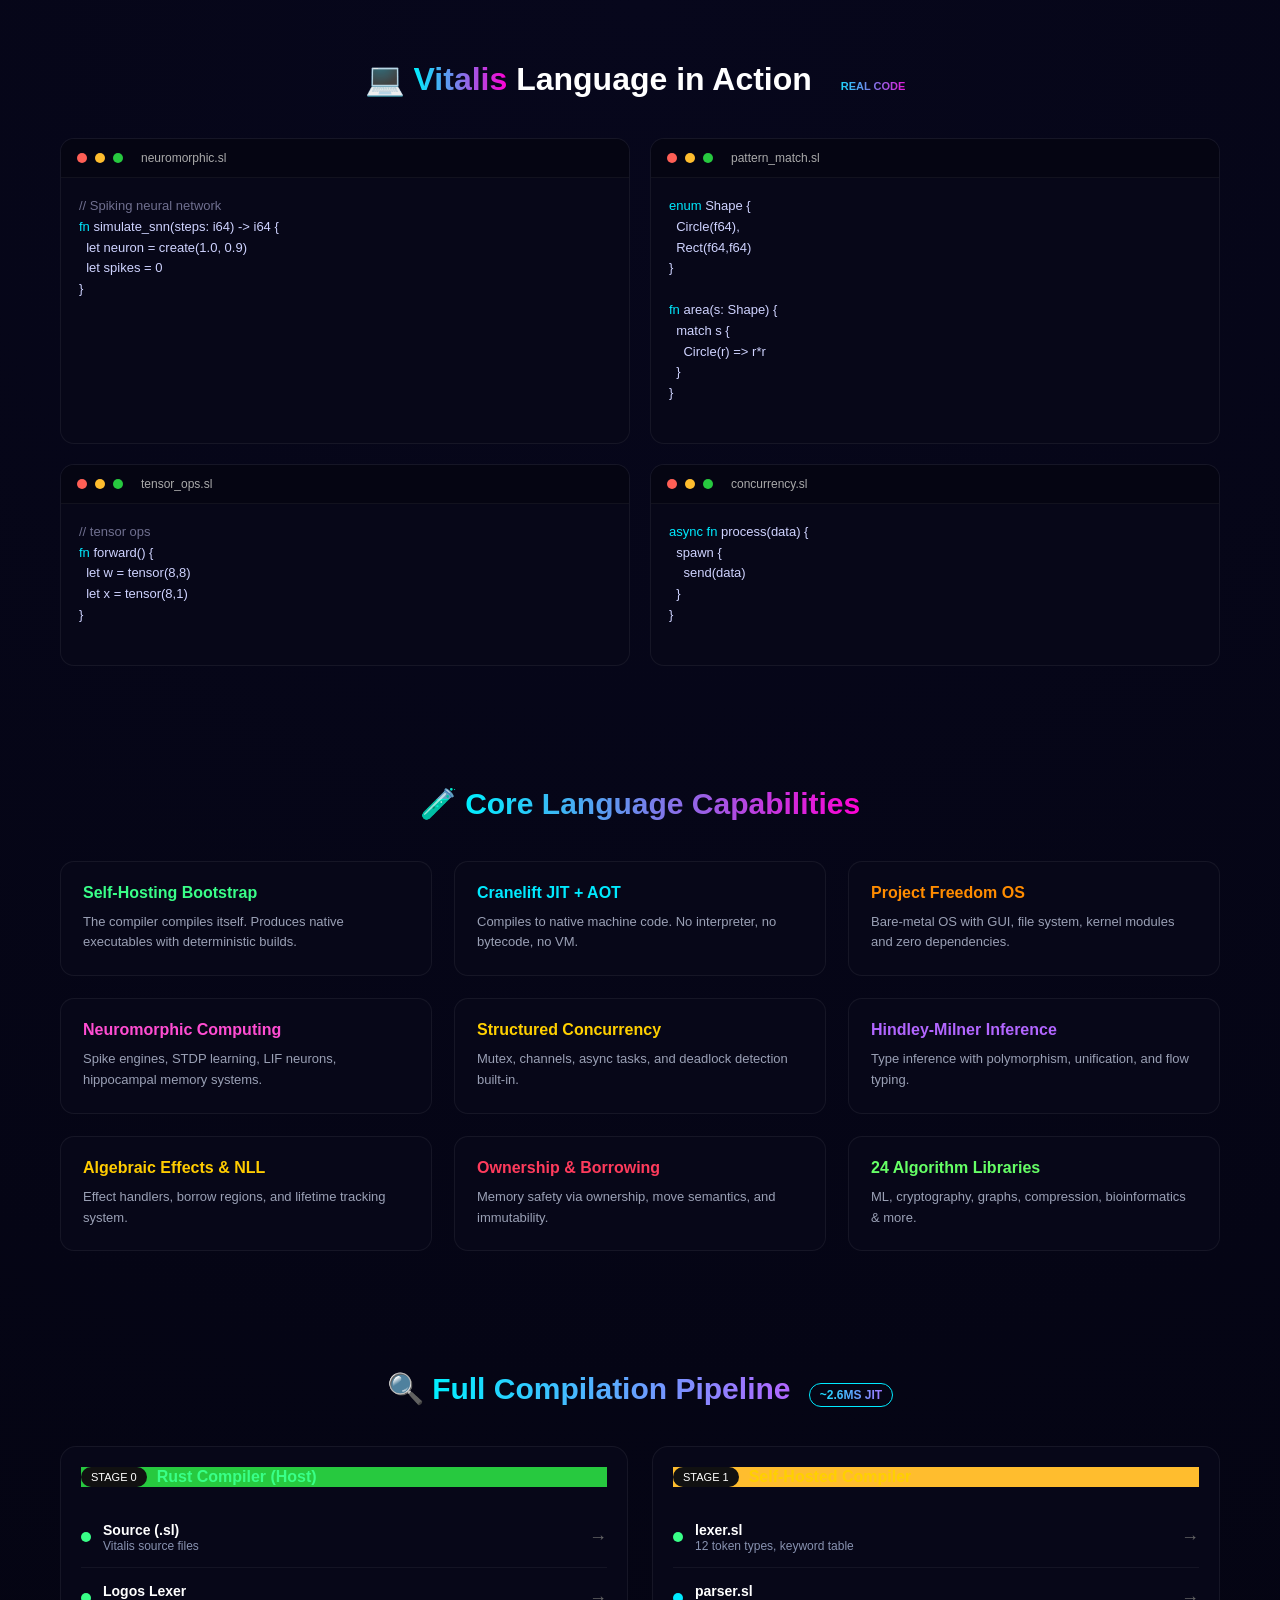
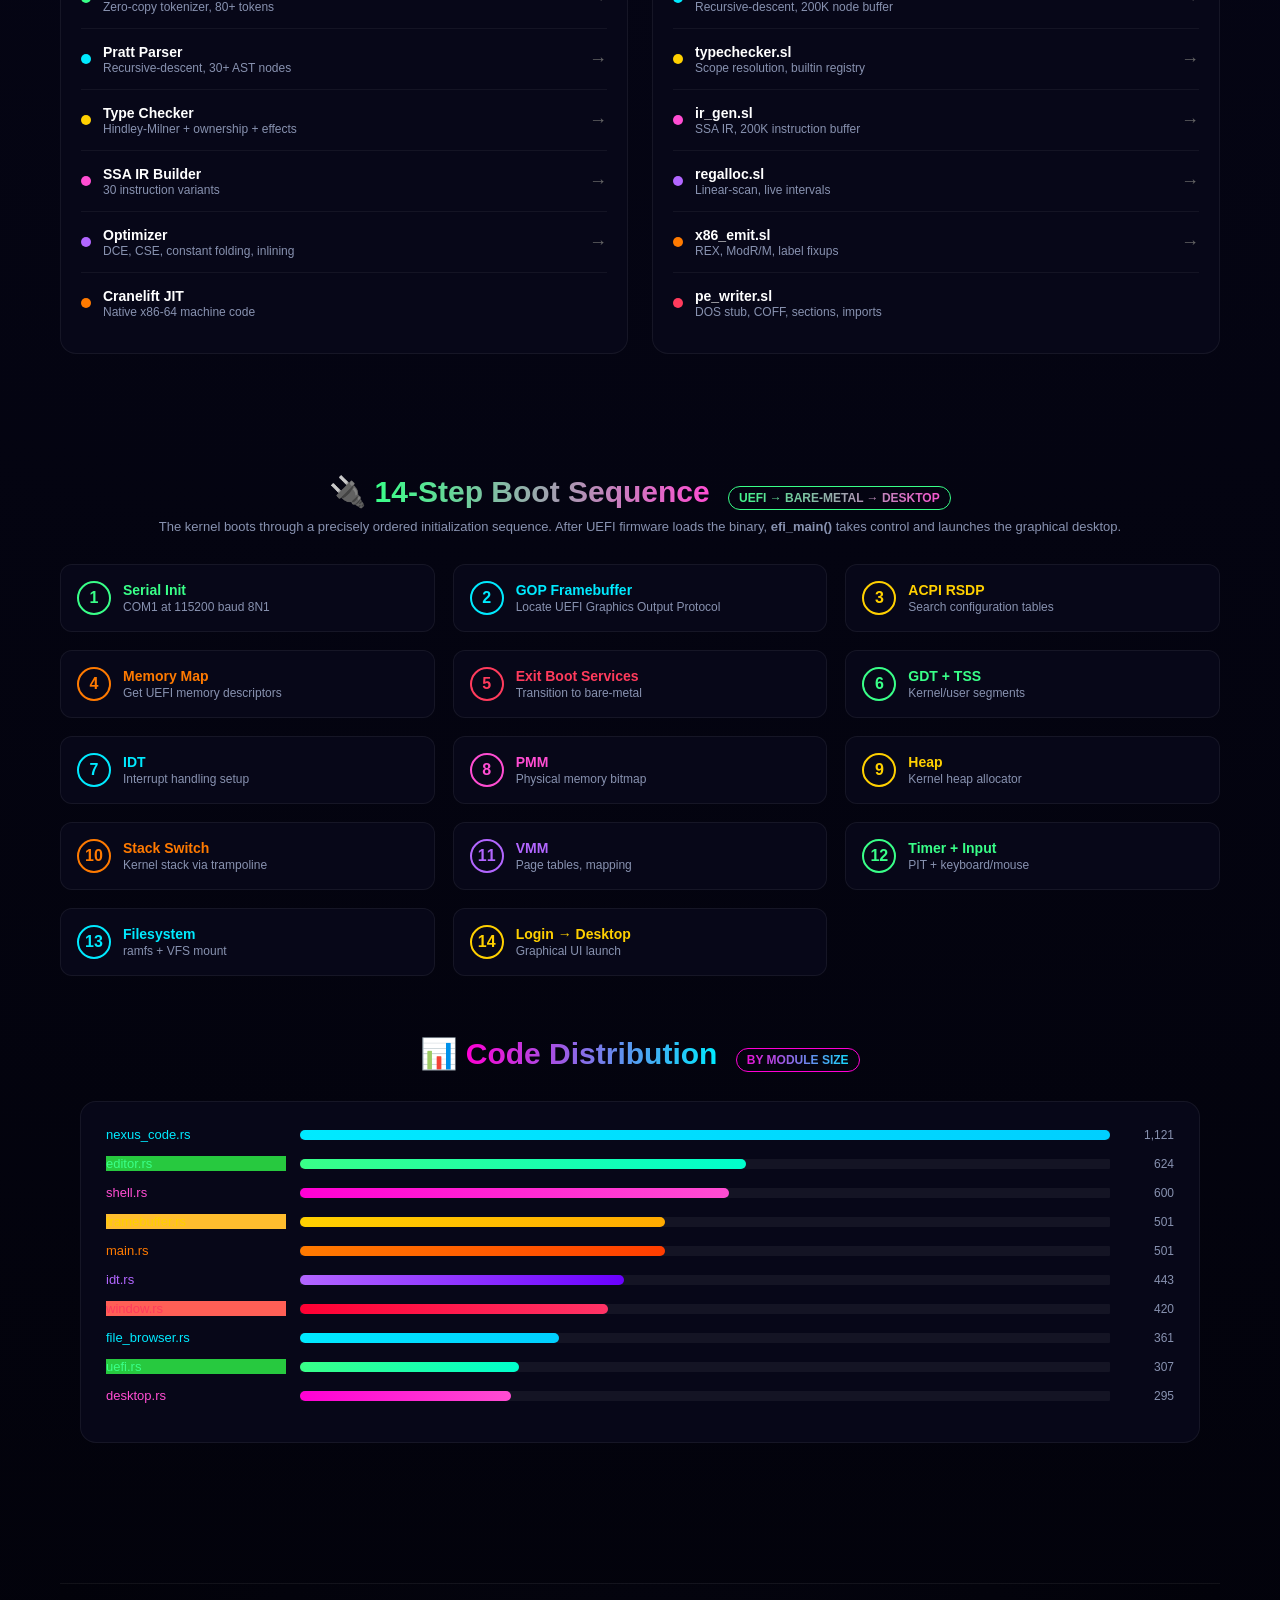
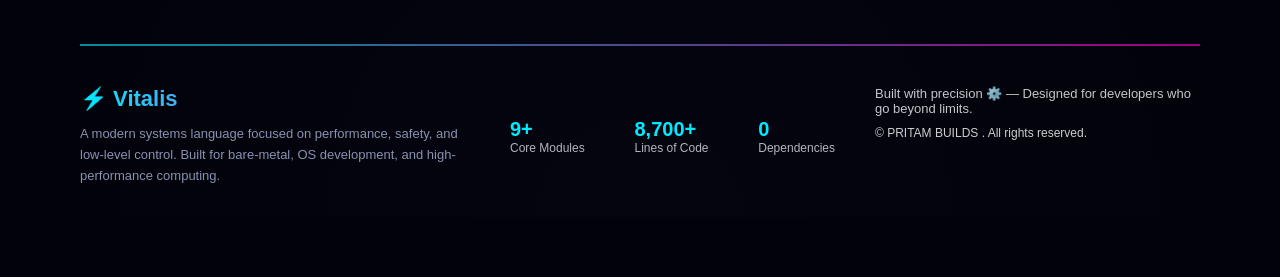
<file: Future Ai/code.html>
<!DOCTYPE html>
<html lang="en">
<head>
  <meta charset="UTF-8" />
  <meta name="viewport" content="width=device-width, initial-scale=1.0"/>
  <title>Vitalis Code Section</title>
  <link rel="stylesheet" href="code.css"/>
</head>
<body>
<div class="scroll-progress"></div>
<section class="code-section">
  
  <h1 class="title">
    💻 <span>Vitalis</span> Language in Action
    <span class="badge">REAL CODE</span>
  </h1>

  <div class="grid">

    <!-- CARD 1 -->
    <div class="card purple">
      <div class="card-header">
        <span class="dot red"></span>
        <span class="dot yellow"></span>
        <span class="dot green"></span>
        <p>neuromorphic.sl</p>
      </div>
      <pre>
<span class="comment">// Spiking neural network</span>
<span class="keyword">fn</span> simulate_snn(steps: i64) -> i64 {
  let neuron = create(1.0, 0.9)
  let spikes = 0
}
      </pre>
    </div>

    <!-- CARD 2 -->
    <div class="card cyan">
      <div class="card-header">
        <span class="dot red"></span>
        <span class="dot yellow"></span>
        <span class="dot green"></span>
        <p>pattern_match.sl</p>
      </div>
      <pre>
<span class="keyword">enum</span> Shape {
  Circle(f64),
  Rect(f64,f64)
}

<span class="keyword">fn</span> area(s: Shape) {
  match s {
    Circle(r) => r*r
  }
}
      </pre>
    </div>

    <!-- CARD 3 -->
    <div class="card yellow">
      <div class="card-header">
        <span class="dot red"></span>
        <span class="dot yellow"></span>
        <span class="dot green"></span>
        <p>tensor_ops.sl</p>
      </div>
      <pre>
<span class="comment">// tensor ops</span>
<span class="keyword">fn</span> forward() {
  let w = tensor(8,8)
  let x = tensor(8,1)
}
      </pre>
    </div>

    <!-- CARD 4 -->
    <div class="card orange">
      <div class="card-header">
        <span class="dot red"></span>
        <span class="dot yellow"></span>
        <span class="dot green"></span>
        <p>concurrency.sl</p>
      </div>
      <pre>
<span class="keyword">async fn</span> process(data) {
  spawn {
    send(data)
  }
}
      </pre>
    </div>

  </div>

</section>

<section class="capabilities">

  <h2 class="cap-title">
    🧪 <span>Core Language Capabilities</span>
  </h2>

  <div class="cap-grid">

    <div class="cap-card green">
      <h3>Self-Hosting Bootstrap</h3>
      <p>The compiler compiles itself. Produces native executables with deterministic builds.</p>
    </div>

    <div class="cap-card cyan">
      <h3>Cranelift JIT + AOT</h3>
      <p>Compiles to native machine code. No interpreter, no bytecode, no VM.</p>
    </div>

    <div class="cap-card orange">
      <h3>Project Freedom OS</h3>
      <p>Bare-metal OS with GUI, file system, kernel modules and zero dependencies.</p>
    </div>

    <div class="cap-card pink">
      <h3>Neuromorphic Computing</h3>
      <p>Spike engines, STDP learning, LIF neurons, hippocampal memory systems.</p>
    </div>

    <div class="cap-card yellow">
      <h3>Structured Concurrency</h3>
      <p>Mutex, channels, async tasks, and deadlock detection built-in.</p>
    </div>

    <div class="cap-card purple">
      <h3>Hindley-Milner Inference</h3>
      <p>Type inference with polymorphism, unification, and flow typing.</p>
    </div>

    <div class="cap-card gold">
      <h3>Algebraic Effects & NLL</h3>
      <p>Effect handlers, borrow regions, and lifetime tracking system.</p>
    </div>

    <div class="cap-card red">
      <h3>Ownership & Borrowing</h3>
      <p>Memory safety via ownership, move semantics, and immutability.</p>
    </div>

    <div class="cap-card lime">
      <h3>24 Algorithm Libraries</h3>
      <p>ML, cryptography, graphs, compression, bioinformatics & more.</p>
    </div>

  </div>

</section>

<section class="pipeline">
<section id="compiler">
  <h2 class="pipe-title">
    🔍 <span>Full Compilation Pipeline</span>
    <span class="pipe-badge">~2.6MS JIT</span>
  </h2>

  <div class="pipe-grid">

    <!-- LEFT CARD -->
    <div class="pipe-card">
      <div class="pipe-header green">
        <span class="stage">STAGE 0</span>
        <h3>Rust Compiler (Host)</h3>
      </div>

      <ul class="pipe-list">

        <li>
          <span class="dot green"></span>
          <div>
            <b>Source (.sl)</b>
            <p>Vitalis source files</p>
          </div>
          <span class="arrow">→</span>
        </li>

        <li>
          <span class="dot green"></span>
          <div>
            <b>Logos Lexer</b>
            <p>Zero-copy tokenizer, 80+ tokens</p>
          </div>
          <span class="arrow">→</span>
        </li>

        <li>
          <span class="dot cyan"></span>
          <div>
            <b>Pratt Parser</b>
            <p>Recursive-descent, 30+ AST nodes</p>
          </div>
          <span class="arrow">→</span>
        </li>

        <li>
          <span class="dot yellow"></span>
          <div>
            <b>Type Checker</b>
            <p>Hindley-Milner + ownership + effects</p>
          </div>
          <span class="arrow">→</span>
        </li>

        <li>
          <span class="dot pink"></span>
          <div>
            <b>SSA IR Builder</b>
            <p>30 instruction variants</p>
          </div>
          <span class="arrow">→</span>
        </li>

        <li>
          <span class="dot purple"></span>
          <div>
            <b>Optimizer</b>
            <p>DCE, CSE, constant folding, inlining</p>
          </div>
          <span class="arrow">→</span>
        </li>

        <li>
          <span class="dot orange"></span>
          <div>
            <b>Cranelift JIT</b>
            <p>Native x86-64 machine code</p>
          </div>
        </li>

      </ul>
    </div>

    <!-- RIGHT CARD -->
    <div class="pipe-card">
      <div class="pipe-header yellow">
        <span class="stage">STAGE 1</span>
        <h3>Self-Hosted Compiler</h3>
      </div>

      <ul class="pipe-list">

        <li>
          <span class="dot green"></span>
          <div>
            <b>lexer.sl</b>
            <p>12 token types, keyword table</p>
          </div>
          <span class="arrow">→</span>
        </li>

        <li>
          <span class="dot cyan"></span>
          <div>
            <b>parser.sl</b>
            <p>Recursive-descent, 200K node buffer</p>
          </div>
          <span class="arrow">→</span>
        </li>

        <li>
          <span class="dot yellow"></span>
          <div>
            <b>typechecker.sl</b>
            <p>Scope resolution, builtin registry</p>
          </div>
          <span class="arrow">→</span>
        </li>

        <li>
          <span class="dot pink"></span>
          <div>
            <b>ir_gen.sl</b>
            <p>SSA IR, 200K instruction buffer</p>
          </div>
          <span class="arrow">→</span>
        </li>

        <li>
          <span class="dot purple"></span>
          <div>
            <b>regalloc.sl</b>
            <p>Linear-scan, live intervals</p>
          </div>
          <span class="arrow">→</span>
        </li>

        <li>
          <span class="dot orange"></span>
          <div>
            <b>x86_emit.sl</b>
            <p>REX, ModR/M, label fixups</p>
          </div>
          <span class="arrow">→</span>
        </li>

        <li>
          <span class="dot red"></span>
          <div>
            <b>pe_writer.sl</b>
            <p>DOS stub, COFF, sections, imports</p>
          </div>
        </li>

      </ul>
    </div>

  </div>

</section>
</section>

<section class="boot-sequence">
<section id="agi">
  <h2 class="boot-title">
    🔌 <span>14-Step Boot Sequence</span>
    <span class="boot-badge">UEFI → BARE-METAL → DESKTOP</span>
  </h2>

  <p class="boot-desc">
    The kernel boots through a precisely ordered initialization sequence. After UEFI firmware loads the binary, <b>efi_main()</b> takes control and launches the graphical desktop.
  </p>

  <div class="boot-grid">

    <!-- STEP -->
    <div class="boot-card green">
      <div class="boot-num">1</div>
      <div>
        <h4>Serial Init</h4>
        <p>COM1 at 115200 baud 8N1</p>
      </div>
    </div>

    <div class="boot-card cyan">
      <div class="boot-num">2</div>
      <div>
        <h4>GOP Framebuffer</h4>
        <p>Locate UEFI Graphics Output Protocol</p>
      </div>
    </div>

    <div class="boot-card yellow">
      <div class="boot-num">3</div>
      <div>
        <h4>ACPI RSDP</h4>
        <p>Search configuration tables</p>
      </div>
    </div>

    <div class="boot-card orange">
      <div class="boot-num">4</div>
      <div>
        <h4>Memory Map</h4>
        <p>Get UEFI memory descriptors</p>
      </div>
    </div>

    <div class="boot-card red">
      <div class="boot-num">5</div>
      <div>
        <h4>Exit Boot Services</h4>
        <p>Transition to bare-metal</p>
      </div>
    </div>

    <div class="boot-card green">
      <div class="boot-num">6</div>
      <div>
        <h4>GDT + TSS</h4>
        <p>Kernel/user segments</p>
      </div>
    </div>

    <div class="boot-card cyan">
      <div class="boot-num">7</div>
      <div>
        <h4>IDT</h4>
        <p>Interrupt handling setup</p>
      </div>
    </div>

    <div class="boot-card pink">
      <div class="boot-num">8</div>
      <div>
        <h4>PMM</h4>
        <p>Physical memory bitmap</p>
      </div>
    </div>

    <div class="boot-card yellow">
      <div class="boot-num">9</div>
      <div>
        <h4>Heap</h4>
        <p>Kernel heap allocator</p>
      </div>
    </div>

    <div class="boot-card orange">
      <div class="boot-num">10</div>
      <div>
        <h4>Stack Switch</h4>
        <p>Kernel stack via trampoline</p>
      </div>
    </div>

    <div class="boot-card purple">
      <div class="boot-num">11</div>
      <div>
        <h4>VMM</h4>
        <p>Page tables, mapping</p>
      </div>
    </div>

    <div class="boot-card green">
      <div class="boot-num">12</div>
      <div>
        <h4>Timer + Input</h4>
        <p>PIT + keyboard/mouse</p>
      </div>
    </div>

    <div class="boot-card cyan">
      <div class="boot-num">13</div>
      <div>
        <h4>Filesystem</h4>
        <p>ramfs + VFS mount</p>
      </div>
    </div>

    <div class="boot-card yellow">
      <div class="boot-num">14</div>
      <div>
        <h4>Login → Desktop</h4>
        <p>Graphical UI launch</p>
      </div>
    </div>

  </div>

</section>

<section class="distribution">

  <h2 class="dist-title">
    📊 <span>Code Distribution</span>
    <span class="dist-badge">BY MODULE SIZE</span>
  </h2>

  <div class="dist-card">

    <!-- ITEM -->
    <div class="dist-row">
      <span class="dist-label cyan">nexus_code.rs</span>
      <div class="dist-bar">
        <div class="dist-fill cyan" style="width: 100%"></div>
      </div>
      <span class="dist-value">1,121</span>
    </div>

    <div class="dist-row">
      <span class="dist-label green">editor.rs</span>
      <div class="dist-bar">
        <div class="dist-fill green" style="width: 55%"></div>
      </div>
      <span class="dist-value">624</span>
    </div>

    <div class="dist-row">
      <span class="dist-label pink">shell.rs</span>
      <div class="dist-bar">
        <div class="dist-fill pink" style="width: 53%"></div>
      </div>
      <span class="dist-value">600</span>
    </div>

    <div class="dist-row">
      <span class="dist-label yellow">framebuffer.rs</span>
      <div class="dist-bar">
        <div class="dist-fill yellow" style="width: 45%"></div>
      </div>
      <span class="dist-value">501</span>
    </div>

    <div class="dist-row">
      <span class="dist-label orange">main.rs</span>
      <div class="dist-bar">
        <div class="dist-fill orange" style="width: 45%"></div>
      </div>
      <span class="dist-value">501</span>
    </div>

    <div class="dist-row">
      <span class="dist-label purple">idt.rs</span>
      <div class="dist-bar">
        <div class="dist-fill purple" style="width: 40%"></div>
      </div>
      <span class="dist-value">443</span>
    </div>

    <div class="dist-row">
      <span class="dist-label red">window.rs</span>
      <div class="dist-bar">
        <div class="dist-fill red" style="width: 38%"></div>
      </div>
      <span class="dist-value">420</span>
    </div>

    <div class="dist-row">
      <span class="dist-label cyan">file_browser.rs</span>
      <div class="dist-bar">
        <div class="dist-fill cyan" style="width: 32%"></div>
      </div>
      <span class="dist-value">361</span>
    </div>

    <div class="dist-row">
      <span class="dist-label green">uefi.rs</span>
      <div class="dist-bar">
        <div class="dist-fill green" style="width: 27%"></div>
      </div>
      <span class="dist-value">307</span>
    </div>

    <div class="dist-row">
      <span class="dist-label pink">desktop.rs</span>
      <div class="dist-bar">
        <div class="dist-fill pink" style="width: 26%"></div>
      </div>
      <span class="dist-value">295</span>
    </div>

  </div>

</section>

<script>
window.addEventListener("scroll", () => {
  const scrollTop = window.scrollY;
  const height = document.documentElement.scrollHeight - window.innerHeight;
  const progress = (scrollTop / height) * 100;

  document.querySelector(".scroll-progress").style.width = progress + "%";
});
</script>

<footer class="footer">

  <div class="footer-container">

    <!-- LEFT -->
    <div class="footer-left">
      <h2 class="footer-logo">⚡ Vitalis</h2>
      <p>
        A modern systems language focused on performance, safety, and low-level control.
        Built for bare-metal, OS development, and high-performance computing.
      </p>
    </div>

    <!-- CENTER -->
    <div class="footer-center">
      <div class="footer-stat">
        <h3>9+</h3>
        <p>Core Modules</p>
      </div>
      <div class="footer-stat">
        <h3>8,700+</h3>
        <p>Lines of Code</p>
      </div>
      <div class="footer-stat">
        <h3>0</h3>
        <p>Dependencies</p>
      </div>
    </div>

    <!-- RIGHT -->
    <div class="footer-right">
      <p class="footer-tag">
        Built with precision ⚙️ — Designed for developers who go beyond limits.
      </p>
      <p class="footer-copy">
        © PRITAM BUILDS . All rights reserved.
      </p>
    </div>

  </div>

</footer>


</body>
</html>
</file>
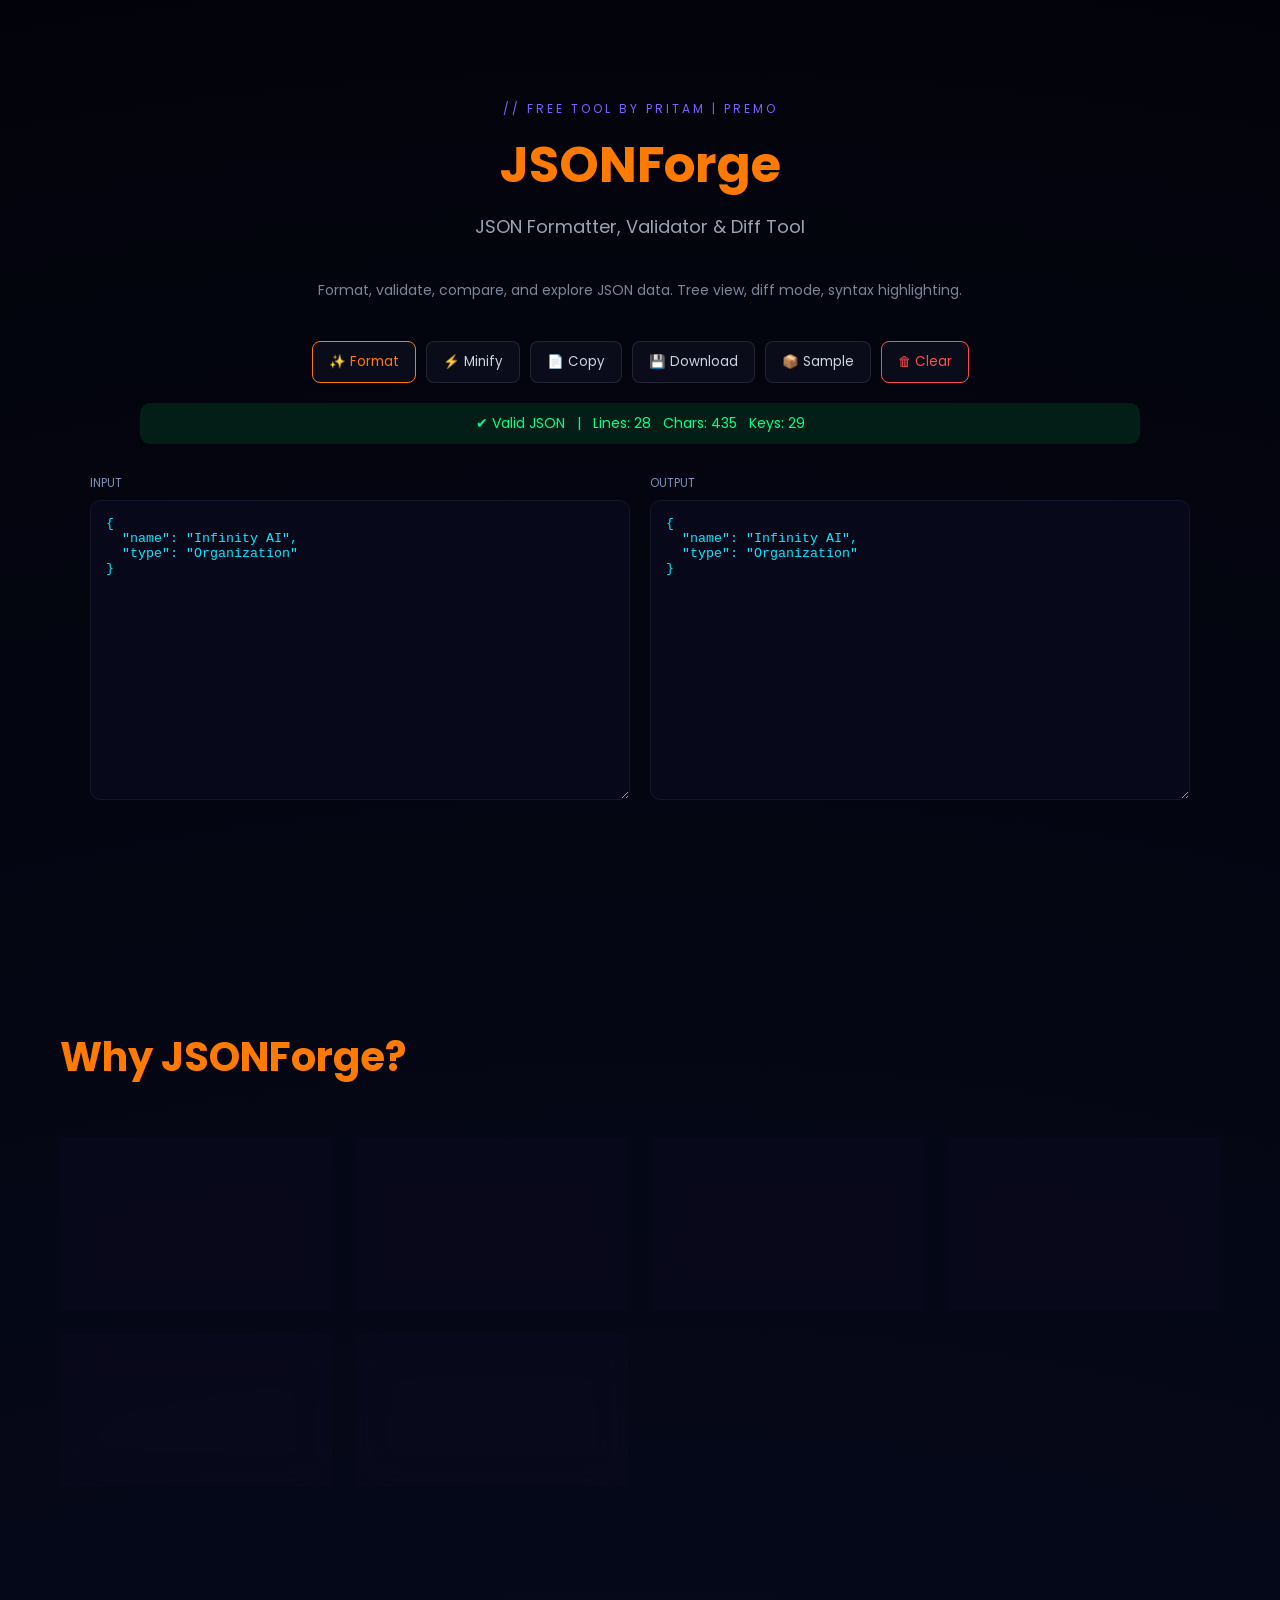
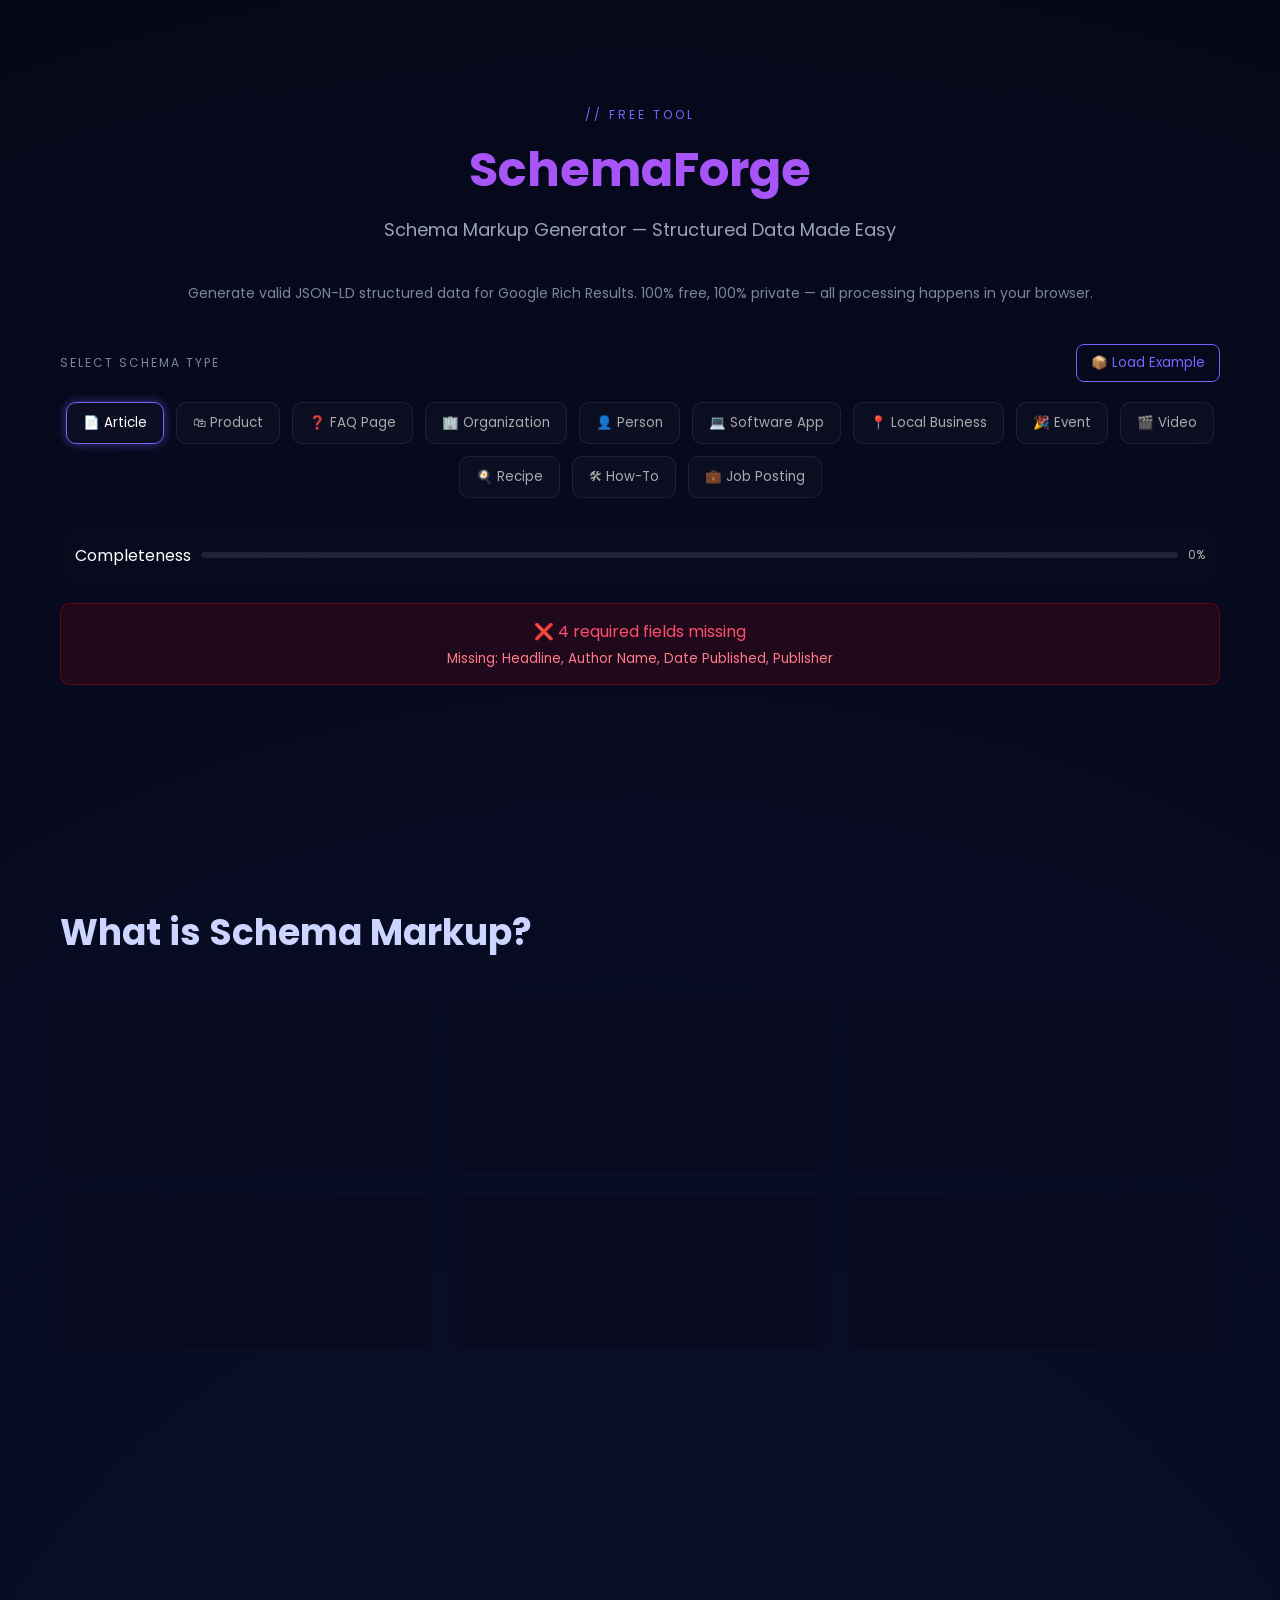
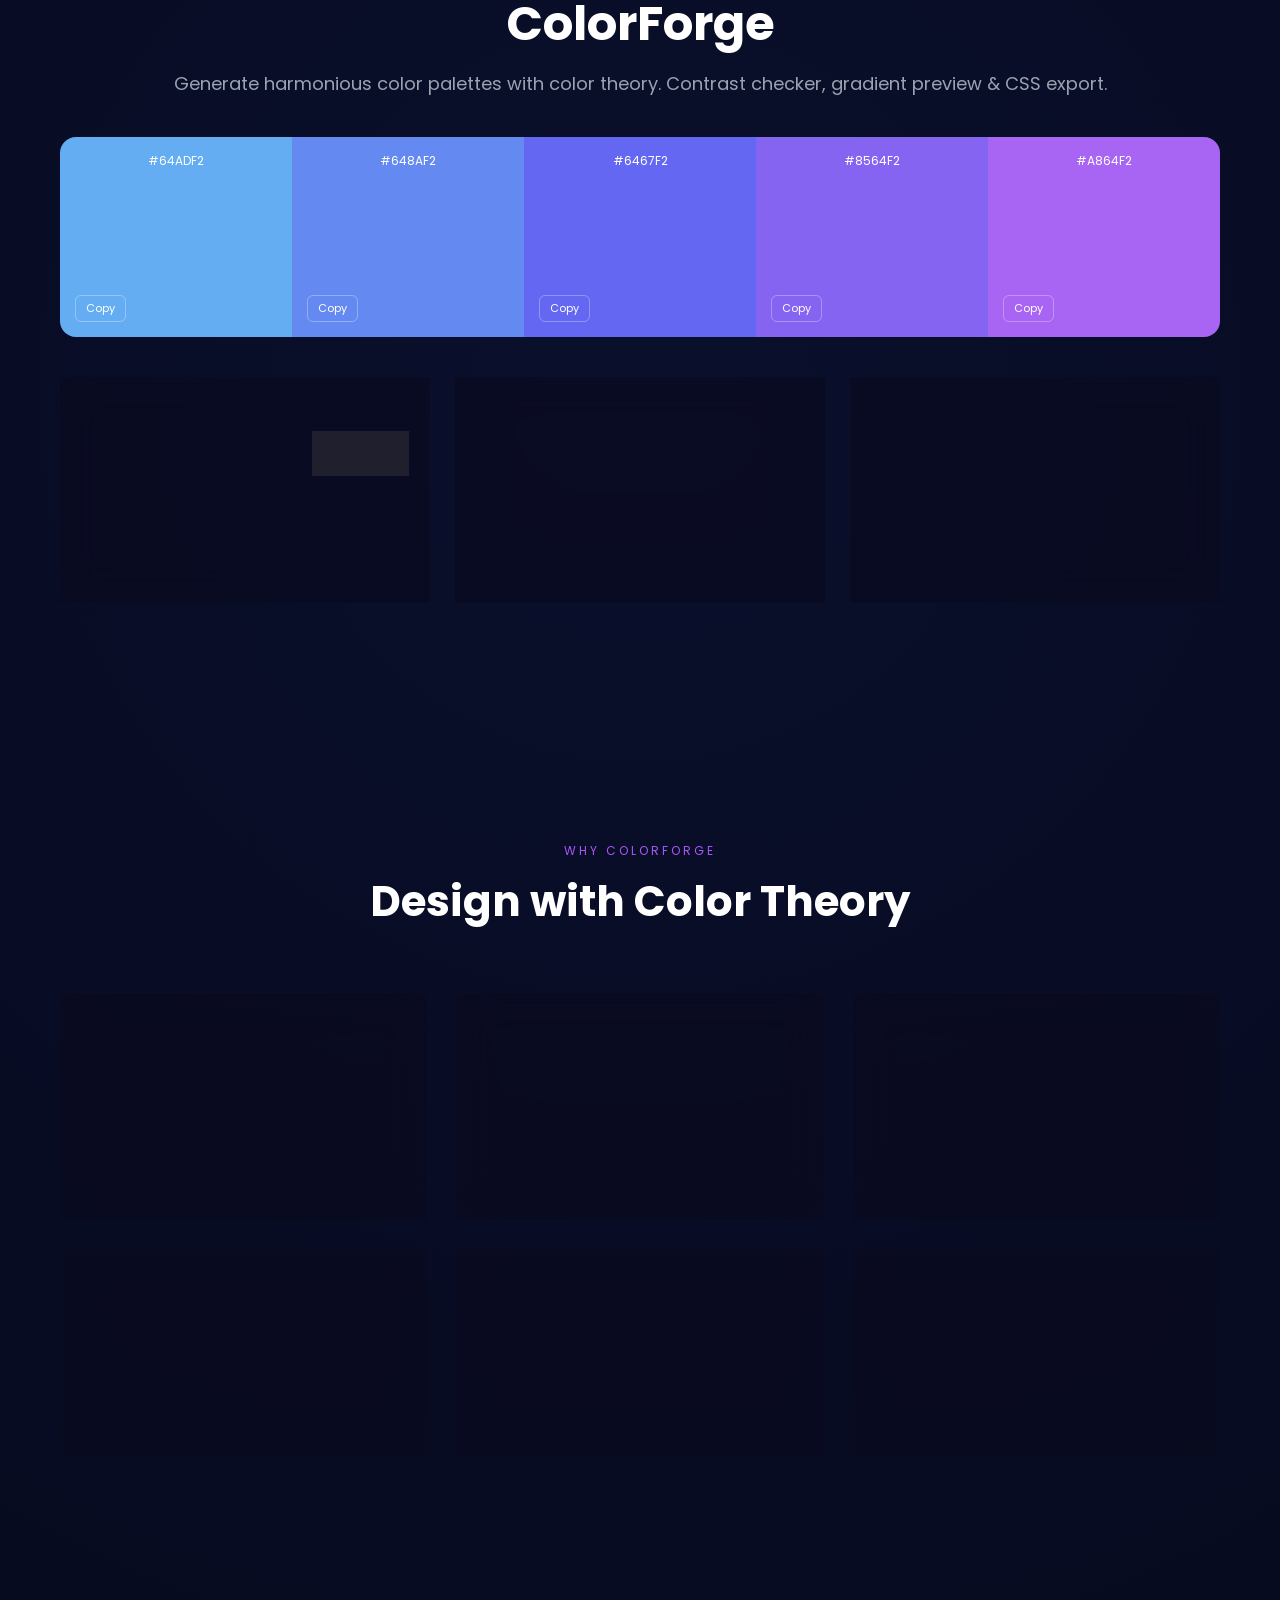
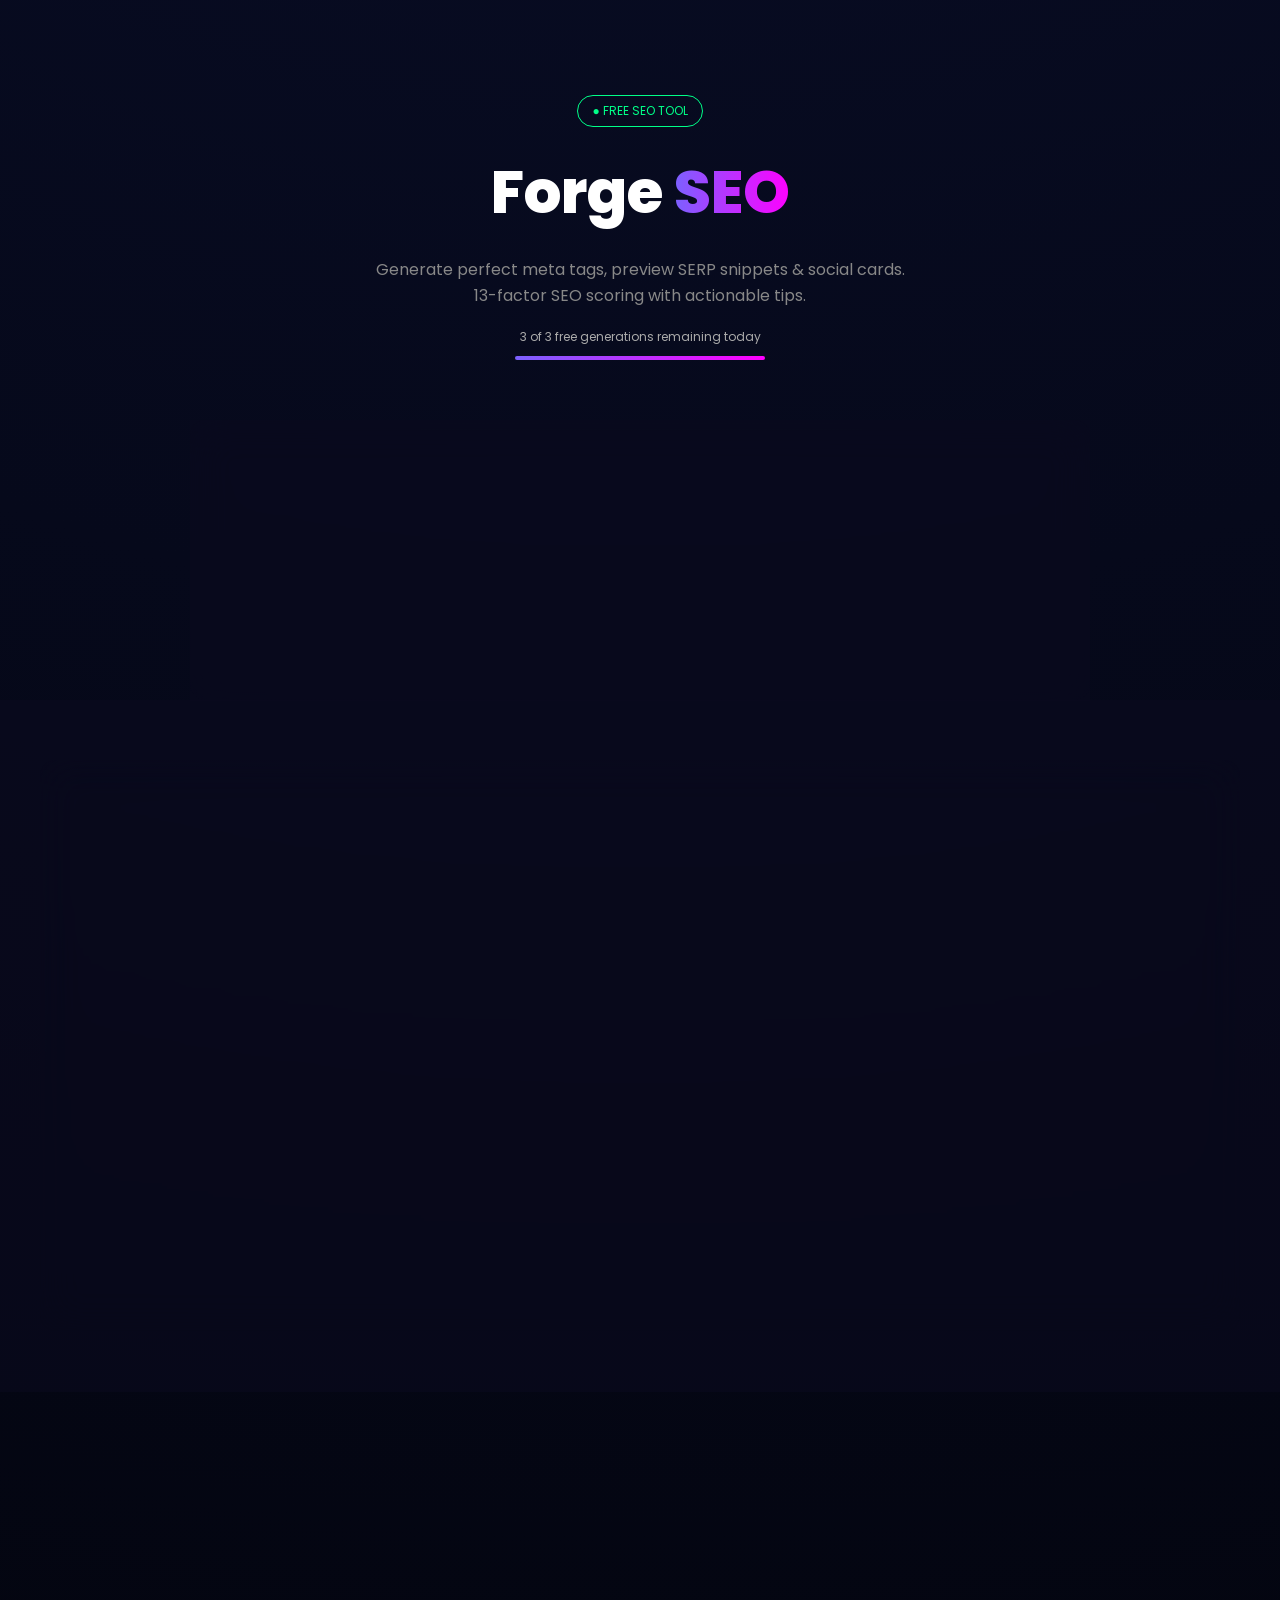
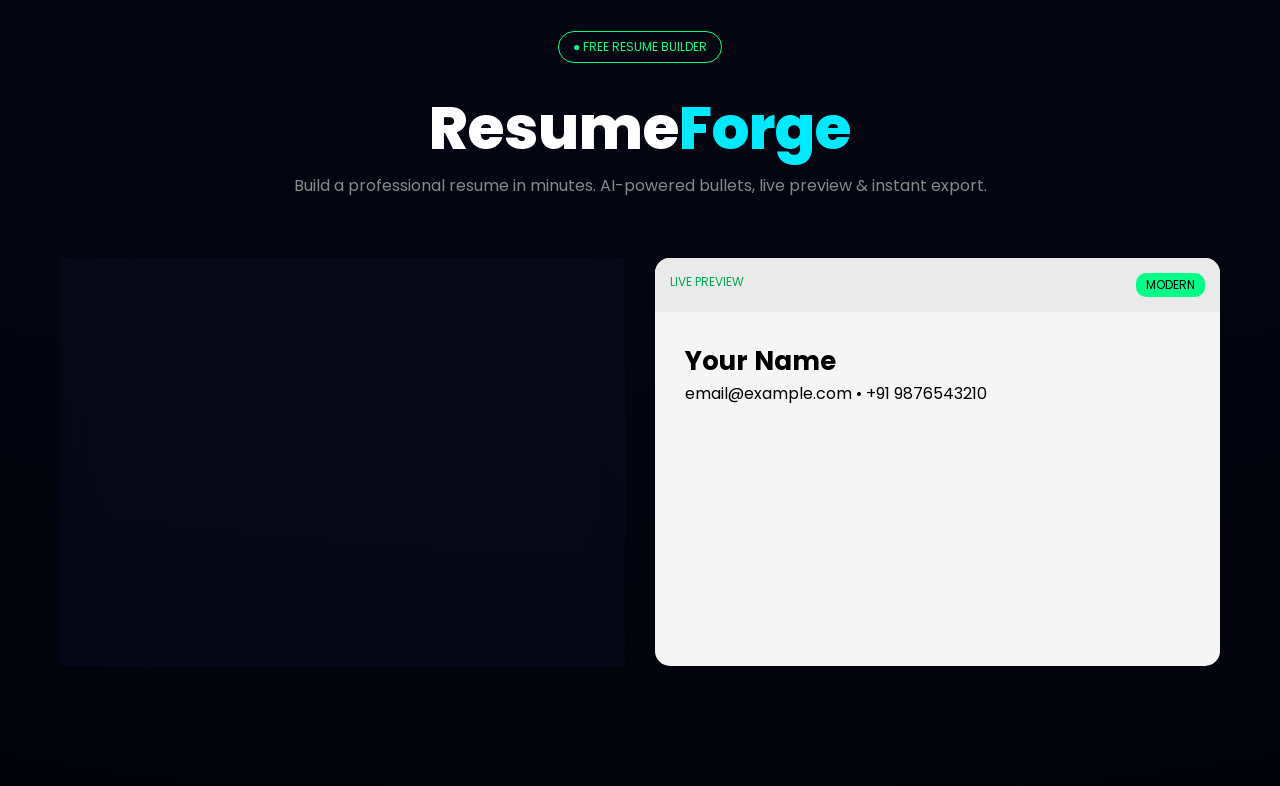
<file: Future Ai/forge.html>
<!DOCTYPE html>
<html lang="en">
<head>
  <meta charset="UTF-8">
  <title>Forge File</title>
  <link rel="stylesheet" href="forge.css">
  <link href="https://fonts.googleapis.com/css2?family=Poppins:wght@300;400;600;800&display=swap" rel="stylesheet">
</head>

<body>

<section class="json">
<section id="jsonforge">
  <p class="tag">// FREE TOOL BY PRITAM | PREMO </p>

  <h1 class="title">JSONForge</h1>

  <p class="subtitle">JSON Formatter, Validator & Diff Tool</p>

  <p class="desc">
    Format, validate, compare, and explore JSON data. Tree view, diff mode, syntax highlighting.
  </p>

  <!-- TOOL BUTTONS -->
  <div class="toolbar">
    <button class="btn orange">✨ Format</button>
    <button class="btn">⚡ Minify</button>
    <button class="btn">📄 Copy</button>
    <button class="btn">💾 Download</button>
    <button class="btn">📦 Sample</button>
    <button class="btn red">🗑 Clear</button>
  </div>

  <!-- STATUS BAR -->
  <div class="status">
    ✔ Valid JSON &nbsp; | &nbsp; Lines: 28 &nbsp; Chars: 435 &nbsp; Keys: 29
  </div>

  <!-- EDITOR -->
  <div class="editor">

    <!-- INPUT -->
    <div class="box">
      <p>INPUT</p>
      <textarea>
{
  "name": "Infinity AI",
  "type": "Organization"
}
      </textarea>
    </div>

    <!-- OUTPUT -->
    <div class="box">
      <p>OUTPUT</p>
      <textarea readonly>
{
  "name": "Infinity AI",
  "type": "Organization"
}
      </textarea>
    </div>

  </div>

</section>
</section>
<section class="why">

  <h2>Why JSONForge?</h2>

  <div class="why-grid">

    <div class="why-card orange">
      <h3>Format & Beautify</h3>
      <p>
        Transform messy, minified JSON into beautifully indented, readable code.
        Configurable indentation with 2, 4, or 8 spaces.
      </p>
    </div>

    <div class="why-card green">
      <h3>Instant Validation</h3>
      <p>
        Get real-time validation with precise error messages showing exactly
        where the syntax error is.
      </p>
    </div>

    <div class="why-card purple">
      <h3>Tree View Explorer</h3>
      <p>
        Navigate complex JSON structures with visual tree view. See keys,
        types, and values at every level.
      </p>
    </div>

    <div class="why-card blue">
      <h3>JSON Diff Compare</h3>
      <p>
        Compare two JSON objects side-by-side and instantly see differences.
      </p>
    </div>

    <div class="why-card pink">
      <h3>100% Private</h3>
      <p>
        Zero server requests. Everything runs in your browser. Your data never leaves your machine.
      </p>
    </div>

    <div class="why-card orange">
      <h3>Export & Share</h3>
      <p>
        Copy formatted JSON or download as .json file. Ready for API or production use.
      </p>
    </div>

  </div>

</section>

<section class="schema">
<section id="schemaforge">
  <p class="tag">// FREE TOOL</p>

  <h1>SchemaForge</h1>

  <p class="subtitle">
    Schema Markup Generator — Structured Data Made Easy
  </p>

  <p class="desc">
    Generate valid JSON-LD structured data for Google Rich Results.
    100% free, 100% private — all processing happens in your browser.
  </p>

  <!-- TYPES -->
  <div class="types-header">
    <span>SELECT SCHEMA TYPE</span>
    <button class="load-btn">📦 Load Example</button>
  </div>

  <div class="schema-types">

    <button class="type active">📄 Article</button>
    <button class="type">🛍 Product</button>
    <button class="type">❓ FAQ Page</button>
    <button class="type">🏢 Organization</button>
    <button class="type">👤 Person</button>
    <button class="type">💻 Software App</button>
    <button class="type">📍 Local Business</button>
    <button class="type">🎉 Event</button>
    <button class="type">🎬 Video</button>
    <button class="type">🍳 Recipe</button>
    <button class="type">🛠 How-To</button>
    <button class="type">💼 Job Posting</button>

  </div>

  <!-- PROGRESS -->
  <div class="progress-box">
    <span>Completeness</span>
    <div class="progress-bar">
      <div class="progress-fill"></div>
    </div>
    <span class="percent">0%</span>
  </div>

  <!-- ERROR -->
  <div class="error-box">
    ❌ 4 required fields missing  
    <small>Missing: Headline, Author Name, Date Published, Publisher</small>
  </div>

</section>
</section>
<section class="schema-info">

  <h2>What is Schema Markup?</h2>

  <div class="info-grid">

    <div class="info-card blue">
      <h3>Better Search Visibility</h3>
      <p>
        Schema markup helps Google understand your content, enabling rich results like star ratings, FAQs, and product prices directly in search results — increasing your click-through rate.
      </p>
    </div>

    <div class="info-card purple">
      <h3>12 Schema Types</h3>
      <p>
        Generate structured data for Articles, Products, FAQs, Organizations, Events, Recipes, How-To guides, Videos, Job Postings, Software, Local Businesses, and People.
      </p>
    </div>

    <div class="info-card pink">
      <h3>Valid JSON-LD Output</h3>
      <p>
        Our generator produces clean, valid JSON-LD — the format recommended by Google. Just copy and paste into your site's head section.
      </p>
    </div>

    <div class="info-card cyan">
      <h3>Pre-filled Examples</h3>
      <p>
        Every schema type includes a realistic example so you can instantly preview the output. Click "Load Example" to try.
      </p>
    </div>

    <div class="info-card orange">
      <h3>Field-Level Validation</h3>
      <p>
        Each field is marked as Required, Recommended, or Optional. The validation panel shows exactly what is missing.
      </p>
    </div>

    <div class="info-card green">
      <h3>100% Free & Private</h3>
      <p>
        No sign-up, no data collection. Everything runs locally in your browser — your data never leaves your device.
      </p>
    </div>

  </div>

</section>

<section class="colorforge">
<section id="colorforge"></section>
  <h1>Color<span class="gradient-text">Forge</span></h1>

  <p class="subtitle">
    Generate harmonious color palettes with color theory.
    Contrast checker, gradient preview & CSS export.
  </p>

  <!-- PALETTE -->
  <div class="palette">

    <div class="color-box" style="background:#64ADF2">
      <span>#64ADF2</span>
      <button>Copy</button>
    </div>

    <div class="color-box" style="background:#648AF2">
      <span>#648AF2</span>
      <button>Copy</button>
    </div>

    <div class="color-box" style="background:#6467F2">
      <span>#6467F2</span>
      <button>Copy</button>
    </div>

    <div class="color-box" style="background:#8564F2">
      <span>#8564F2</span>
      <button>Copy</button>
    </div>

    <div class="color-box" style="background:#A864F2">
      <span>#A864F2</span>
      <button>Copy</button>
    </div>

  </div>

  <!-- CONTROLS -->
  <div class="color-controls">

    <!-- SEED -->
    <div class="control-box">
      <h4>SEED COLOR</h4>

      <div class="seed-row">
        <div class="seed-preview"></div>
        <input type="text" value="#6366f1">
        <button class="small-btn">🎲 Random</button>
      </div>
    </div>

    <!-- HARMONY -->
    <div class="control-box">
      <h4>COLOR HARMONY</h4>

      <div class="harmony-grid">
        <button class="active">Analogous</button>
        <button>Complementary</button>
        <button>Triadic</button>
        <button>Split-Comp</button>
        <button>Mono</button>
        <button>Tetradic</button>
      </div>
    </div>

    <!-- ACTIONS -->
    <div class="control-box">
      <h4>ACTIONS</h4>

      <button class="regen-btn">⚡ Regenerate Palette</button>

      <div class="formats">
        <button class="active">HEX</button>
        <button>RGB</button>
        <button>HSL</button>
        <button>CSS</button>
      </div>

      <div class="export">
        <button>📋 Copy CSS</button>
        <button>🎨 Tailwind</button>
      </div>
    </div>

  </div>

</section>
<script>
const harmonyBtns = document.querySelectorAll(".harmony-grid button");

harmonyBtns.forEach(btn => {
  btn.onclick = () => {
    harmonyBtns.forEach(b => b.classList.remove("active"));
    btn.classList.add("active");
  };
});
</script>


<section class="color-theory">

  <p class="section-tag">WHY COLORFORGE</p>

  <h2>
    Design with <span class="gradient-text">Color Theory</span>
  </h2>

  <div class="theory-grid">

    <div class="theory-card">
      <div class="icon">🎨</div>
      <h3>6 Harmony Modes</h3>
      <p>
        Analogous, complementary, triadic, split-complementary,
        monochromatic, and tetradic color schemes.
      </p>
    </div>

    <div class="theory-card">
      <div class="icon">♿</div>
      <h3>WCAG Contrast</h3>
      <p>
        Check AA/AAA accessibility compliance between any color pair
        in your palette.
      </p>
    </div>

    <div class="theory-card">
      <div class="icon">🔒</div>
      <h3>Lock & Regenerate</h3>
      <p>
        Lock colors you love and regenerate the rest until your palette
        is perfect.
      </p>
    </div>

    <div class="theory-card">
      <div class="icon">📋</div>
      <h3>Multi-Format Export</h3>
      <p>
        Copy in HEX, RGB, HSL, CSS variables, or Tailwind config format.
      </p>
    </div>

    <div class="theory-card">
      <div class="icon">🖥️</div>
      <h3>UI Mockup Preview</h3>
      <p>
        See how your palette looks in real UI with nav, cards, and buttons.
      </p>
    </div>

    <div class="theory-card">
      <div class="icon">🌈</div>
      <h3>Gradient Preview</h3>
      <p>
        Visualize smooth gradients across your palette in different directions.
      </p>
    </div>

  </div>

</section>

<section class="seo" id="seoforge">

  <p class="seo-badge">● FREE SEO TOOL</p>

  <h1 class="seo-title">
    Forge <span>SEO</span>
  </h1>

  <p class="seo-sub">
    Generate perfect meta tags, preview SERP snippets & social cards.<br>
    13-factor SEO scoring with actionable tips.
  </p>

  <!-- PROGRESS -->
  <p class="seo-progress-text">3 of 3 free generations remaining today</p>
  <div class="seo-progress-bar">
    <div class="seo-progress-fill"></div>
  </div>

  <!-- TOOL CARD -->
  <div class="seo-card">

    <div class="seo-card-top">
      <h3>⚡ Meta Tag Generator</h3>

      <div class="toggle">
        <span class="active">Topic / Keywords</span>
        <span>URL</span>
      </div>
    </div>

    <label>TOPIC OR KEYWORDS</label>
    <input id="seoInput" type="text" placeholder="e.g. AI-powered resume builder">

    <button class="generate-btn" onclick="generateMeta()">
      ⚡ Generate Meta Tags
    </button>

  </div>

  <!-- OUTPUT SECTION -->
<div class="seo-output" id="seoOutput">

  <h3>Generated Meta Tags</h3>

  <div class="seo-grid">

    <div class="meta-box">
      <label>Title</label>
      <textarea id="metaTitle"></textarea>
      <button onclick="copyText('metaTitle')">Copy</button>
    </div>

    <div class="meta-box">
      <label>Description</label>
      <textarea id="metaDesc"></textarea>
      <button onclick="copyText('metaDesc')">Copy</button>
    </div>

    <div class="meta-box">
      <label>Keywords</label>
      <textarea id="metaKeywords"></textarea>
      <button onclick="copyText('metaKeywords')">Copy</button>
    </div>

    <div class="meta-box">
      <label>Open Graph</label>
      <textarea id="metaOG"></textarea>
      <button onclick="copyText('metaOG')">Copy</button>
    </div>

    <div class="meta-box">
      <label>Twitter</label>
      <textarea id="metaTwitter"></textarea>
      <button onclick="copyText('metaTwitter')">Copy</button>
    </div>

  </div>

</div>

</section>

<!-- JS -->
<script>
function generateMeta() {

  const input = document.getElementById("seoInput").value.trim();

  if (!input) {
    alert("Enter a topic first");
    return;
  }

  const brand = "Infinity AI";

  // TITLE
  const title = `${input} | ${brand}`;

  // DESCRIPTION
  const desc = `Discover ${input} with ${brand}. Generate optimized SEO meta tags, improve rankings, and boost visibility instantly.`;

  // KEYWORDS
  const keywords = `${input}, ${input} tool, SEO ${input}, ${brand}`;

  // OG TAGS
  const og = `<meta property="og:title" content="${title}">
<meta property="og:description" content="${desc}">
<meta property="og:type" content="website">
<meta property="og:url" content="https://yourdomain.com">`;

  // TWITTER TAGS
  const twitter = `<meta name="twitter:card" content="summary_large_image">
<meta name="twitter:title" content="${title}">
<meta name="twitter:description" content="${desc}">`;

  // OUTPUT SET
  document.getElementById("metaTitle").value = title;
  document.getElementById("metaDesc").value = desc;
  document.getElementById("metaKeywords").value = keywords;
  document.getElementById("metaOG").value = og;
  document.getElementById("metaTwitter").value = twitter;

}

// COPY FUNCTION
function copyText(id) {
  const el = document.getElementById(id);
  el.select();
  document.execCommand("copy");
}
</script>


<section class="resume-section">
<section id="resumeforge">
  <p class="badge">● FREE RESUME BUILDER</p>

  <h1 class="resume-title">
    Resume<span>Forge</span>
  </h1>

  <p class="resume-sub">
    Build a professional resume in minutes. AI-powered bullets,
    live preview & instant export.
  </p>

  <div class="resume-container">

    <!-- LEFT FORM -->
    <div class="resume-form">

      <!-- STEPS -->
      <div class="steps">
        <span class="active">1 Personal</span>
        <span>2 Experience</span>
        <span>3 Education</span>
        <span>4 Skills</span>
        <span>5 Preview</span>
      </div>

      <!-- INPUTS -->
      <label>FULL NAME</label>
      <input type="text" placeholder="John Doe">

      <div class="row">
        <div>
          <label>EMAIL</label>
          <input type="text" placeholder="john@example.com">
        </div>
        <div>
          <label>PHONE</label>
          <input type="text" placeholder="+91 9876543210">
        </div>
      </div>

      <div class="row">
        <div>
          <label>LOCATION</label>
          <input type="text" placeholder="Kolkata, India">
        </div>
        <div>
          <label>WEBSITE</label>
          <input type="text" placeholder="yourportfolio.com">
        </div>
      </div>

      <button class="next-btn">Next →</button>

    </div>

    <!-- RIGHT PREVIEW -->
    <div class="resume-preview">

      <div class="preview-top">
        <span>LIVE PREVIEW</span>
        <span class="modern">MODERN</span>
      </div>

      <div class="preview-content">
        <h2>Your Name</h2>
        <p>email@example.com • +91 9876543210</p>
      </div>

    </div>

  </div>

</section>

</body>
</html>
</file>
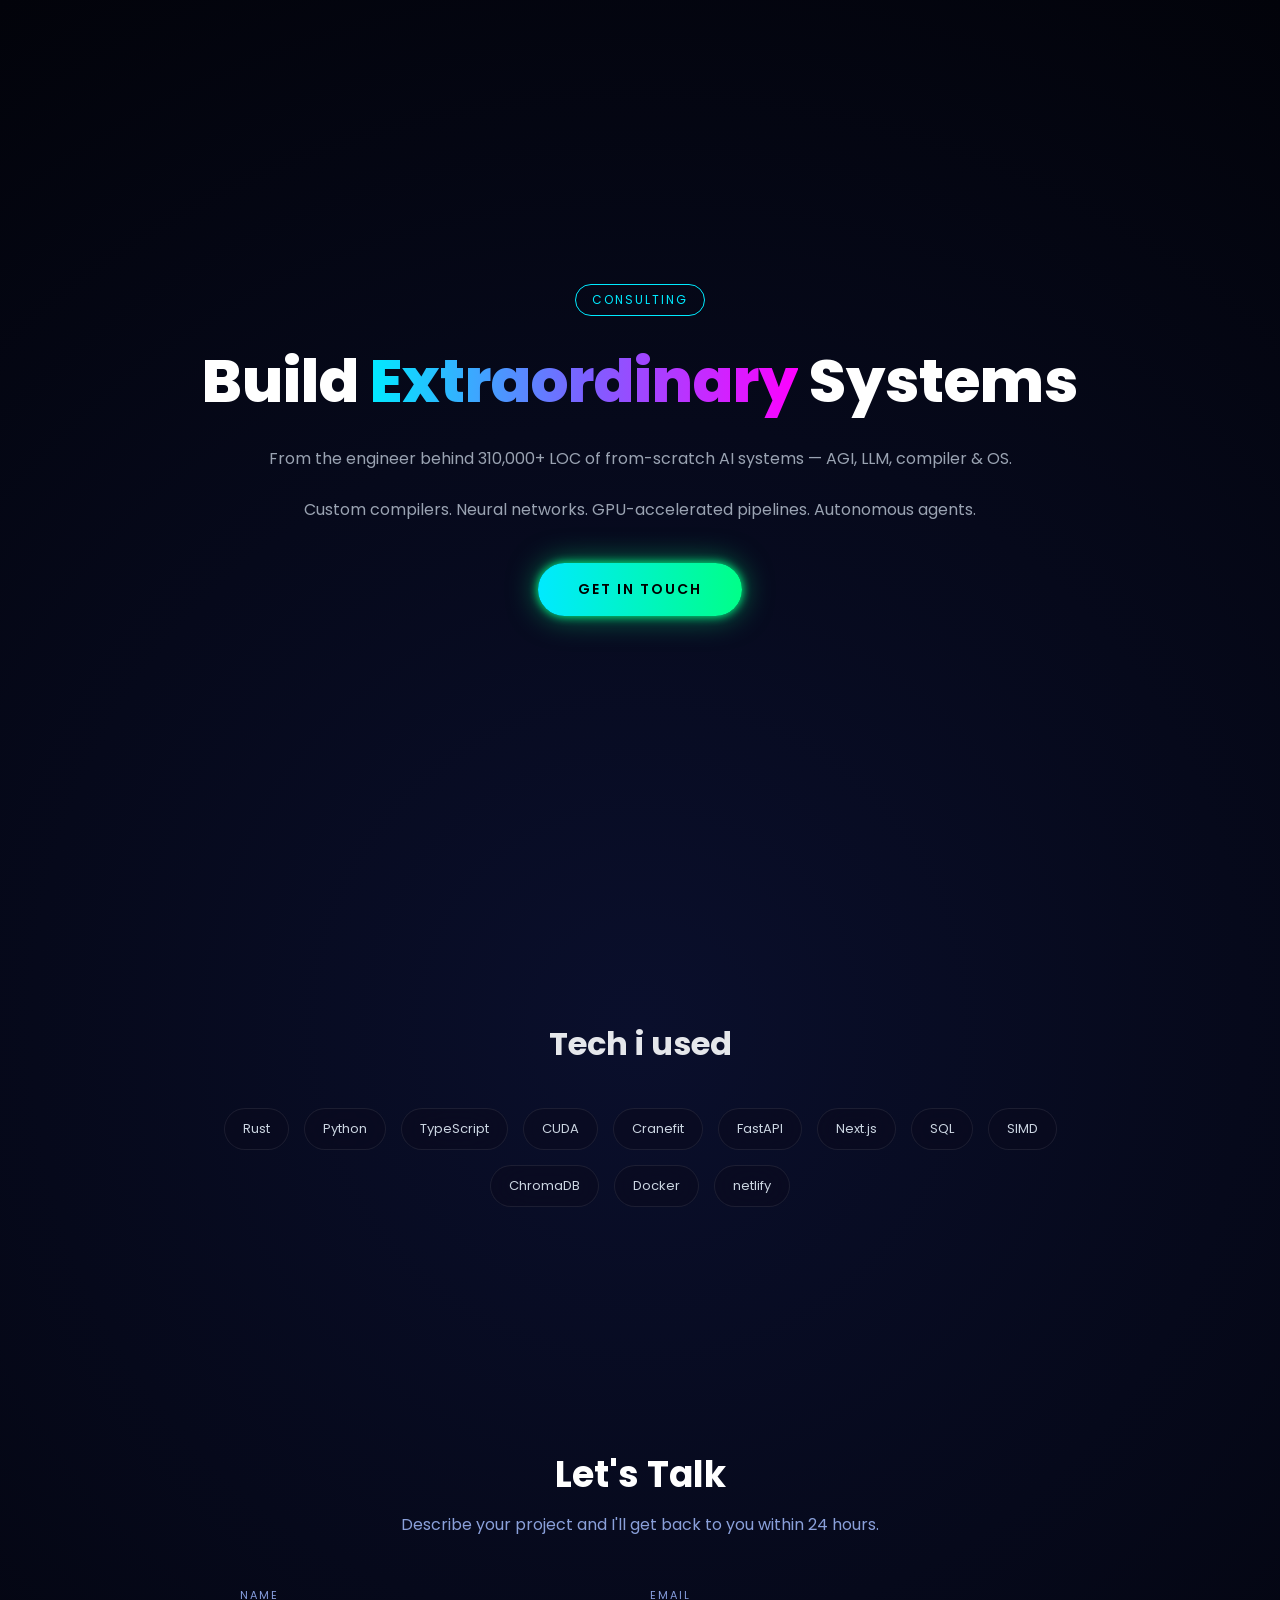
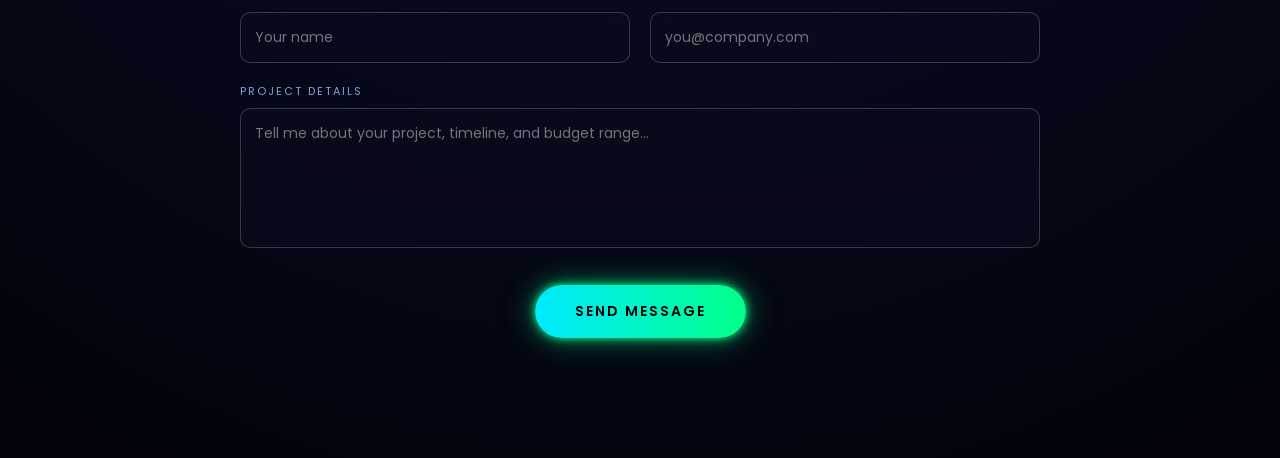
<file: Future Ai/talk.html>
<!DOCTYPE html>
<html lang="en">
<head>
  <meta charset="UTF-8">
  <meta name="viewport" content="width=device-width, initial-scale=1.0">
  <title>Consulting | Pritam</title>

  <link rel="stylesheet" href="talk.css">

  <!-- FONT -->
  <link href="https://fonts.googleapis.com/css2?family=Poppins:wght@300;400;600;800&display=swap" rel="stylesheet">
</head>
<body>

<section class="consult">

  <div class="consult-box">

    <p class="consult-tag">CONSULTING</p>

    <h1>
      Build <span class="grad">Extraordinary</span> Systems
    </h1>

    <p class="consult-desc">
      From the engineer behind 310,000+ LOC of from-scratch AI systems — AGI,  
      LLM, compiler & OS.
      <br><br>
      Custom compilers. Neural networks. GPU-accelerated pipelines. Autonomous agents.
    </p>

    <a href="#" class="consult-btn">GET IN TOUCH</a>

  </div>

</section>

<section class="tech">

  <h2>Tech i used </h2>

  <div class="tech-grid">

    <span>Rust</span>
    <span>Python</span>
    <span>TypeScript</span>
    <span>CUDA</span>
    <span>Cranefit</span>
    <span>FastAPI</span>
    <span>Next.js</span>
    <span>SQL</span>
    <span>SIMD</span>

    <span>ChromaDB</span>
    <span>Docker</span>
    <span>netlify</span>

  </div>

</section>

<section class="contact">

  <h2>Let's Talk</h2>

  <p class="contact-sub">
    Describe your project and I'll get back to you within 24 hours.
  </p>

  <form class="contact-form">

    <div class="row">
      <div class="input-group">
        <label>NAME</label>
        <input type="text" placeholder="Your name">
      </div>

      <div class="input-group">
        <label>EMAIL</label>
        <input type="email" placeholder="you@company.com">
      </div>
    </div>

    <div class="input-group full">
      <label>PROJECT DETAILS</label>
      <textarea placeholder="Tell me about your project, timeline, and budget range..."></textarea>
    </div>

    <button type="submit" class="contact-btn">SEND MESSAGE</button>

  </form>

</section>

</body>
</html>
</file>
<file: Future Ai/code.css>
/* RESET */
* {
  margin: 0;
  padding: 0;
  box-sizing: border-box;
  font-family: "Poppins", sans-serif;
}

body {
  background: radial-gradient(circle at top, #07071c, #02020a);
  color: white;
}

/* SECTION */
.code-section {
  max-width: 1200px;
  margin: auto;
  padding: 60px 20px;
}

/* TITLE */
.title {
  text-align: center;
  font-size: 32px;
  margin-bottom: 40px;
  font-weight: 600;
}

.title span {
  background: linear-gradient(90deg, #00f0ff, #ff00d4);
  -webkit-background-clip: text;
  color: transparent;
}

.badge {
  margin-left: 10px;
  font-size: 11px;
  padding: 4px 10px;
  border-radius: 20px;
  background: #00ff88;
  color: #000;
}

/* GRID FIXED */
.grid {
  display: grid;
  grid-template-columns: repeat(2, 1fr);
  gap: 20px; /* 🔥 reduced gap */
}

/* CARD */
.card {
  background: #070718;
  border-radius: 14px;
  overflow: hidden;
  border: 1px solid rgba(255,255,255,0.06);
  transition: 0.3s ease;
  position: relative;
}

/* REMOVE FULL COLOR ISSUE */
.card.yellow {
  background: #070718; /* 🔥 FIXED */
}

/* HOVER */
.card:hover {
  transform: translateY(-4px);
}

/* HEADER */
.card-header {
  display: flex;
  align-items: center;
  gap: 8px;
  padding: 12px 16px;
  background: #050512;
  border-bottom: 1px solid rgba(255,255,255,0.05);
}

.card-header p {
  margin-left: 10px;
  font-size: 12px;
  color: #aaa;
}

/* DOTS */
.dot {
  width: 10px;
  height: 10px;
  border-radius: 50%;
}

.red { background: #ff5f56; }
.yellow { background: #ffbd2e; }
.green { background: #27c93f; }

/* CODE */
pre {
  padding: 18px;
  font-size: 13px;
  line-height: 1.6;
  color: #cfd3ff;
}

/* SYNTAX */
.keyword {
  color: #00eaff;
}

.comment {
  color: #6f6f8f;
}

/* 🔥 PREMIUM GLOW BORDERS (NOT BACKGROUND) */
.card::before {
  content: "";
  position: absolute;
  inset: -1px;
  border-radius: 14px;
  z-index: -1;
  opacity: 0.5;
  filter: blur(12px);
}

/* RESPONSIVE */
@media (max-width: 768px) {
  .grid {
    grid-template-columns: 1fr;
    gap: 16px;
  }
}

/* SECTION */
.capabilities {
  max-width: 1200px;
  margin: auto;
  padding: 60px 20px;
}

/* TITLE */
.cap-title {
  text-align: center;
  font-size: 30px;
  margin-bottom: 40px;
  font-weight: 600;
}

.cap-title span {
  background: linear-gradient(90deg, #00f0ff, #ff00d4);
  -webkit-background-clip: text;
  color: transparent;
}

/* GRID */
.cap-grid {
  display: grid;
  grid-template-columns: repeat(3, 1fr);
  gap: 22px;
}

/* CARD */
.cap-card {
  background: #070718;
  border-radius: 14px;
  padding: 22px;
  border: 1px solid rgba(255,255,255,0.06);
  transition: 0.25s ease;
}

/* 🔥 REMOVE ALL GLOW */
.cap-card::before {
  display: none;
}

/* HOVER (SUBTLE ONLY) */
.cap-card:hover {
  transform: translateY(-3px);
  border-color: rgba(255,255,255,0.12);
}

/* TEXT */
.cap-card h3 {
  margin-bottom: 10px;
  font-size: 16px;
  font-weight: 600;
}

.cap-card p {
  font-size: 13px;
  color: #9aa0b5;
  line-height: 1.6;
}

/* 🎨 TEXT COLORS ONLY (NO BACKGROUND EFFECTS) */
.green h3 { color: #39ff88; }
.cyan h3 { color: #00eaff; }
.orange h3 { color: #ff8c00; }
.pink h3 { color: #ff4dd2; }
.yellow h3 { color: #ffd000; }
.purple h3 { color: #b266ff; }
.gold h3 { color: #ffcc00; }
.red h3 { color: #ff3b5c; }
.lime h3 { color: #66ff66; }

/* RESPONSIVE */
@media (max-width: 900px) {
  .cap-grid {
    grid-template-columns: repeat(2, 1fr);
  }
}

@media (max-width: 600px) {
  .cap-grid {
    grid-template-columns: 1fr;
  }
}

/* SECTION */
.pipeline {
  max-width: 1200px;
  margin: auto;
  padding: 60px 20px;
}

/* TITLE */
.pipe-title {
  text-align: center;
  font-size: 30px;
  margin-bottom: 40px;
}

.pipe-title span {
  background: linear-gradient(90deg, #00f0ff, #b266ff);
  -webkit-background-clip: text;
  color: transparent;
}

.pipe-badge {
  margin-left: 10px;
  font-size: 12px;
  padding: 4px 10px;
  border-radius: 20px;
  border: 1px solid #00eaff;
  color: #00eaff;
}

/* GRID */
.pipe-grid {
  display: grid;
  grid-template-columns: repeat(2, 1fr);
  gap: 24px;
}

/* CARD */
.pipe-card {
  background: #070718;
  border-radius: 16px;
  border: 1px solid rgba(255,255,255,0.06);
  padding: 20px;
}

/* HEADER */
.pipe-header {
  display: flex;
  align-items: center;
  gap: 10px;
  margin-bottom: 20px;
}

.stage {
  font-size: 11px;
  padding: 4px 10px;
  border-radius: 20px;
  background: #111;
  color: #fff;
}

.pipe-header h3 {
  font-size: 16px;
}

/* COLORS */
.green h3 { color: #39ff88; }
.yellow h3 { color: #ffd000; }

/* LIST */
.pipe-list {
  list-style: none;
}

.pipe-list li {
  display: flex;
  align-items: center;
  justify-content: space-between;
  padding: 14px 0;
  border-bottom: 1px solid rgba(255,255,255,0.05);
}

.pipe-list li:last-child {
  border-bottom: none;
}

/* LEFT CONTENT */
.pipe-list li div {
  flex: 1;
  margin-left: 12px;
}

.pipe-list b {
  font-size: 14px;
}

.pipe-list p {
  font-size: 12px;
  color: #8892b0;
}

/* DOT */
.dot {
  width: 10px;
  height: 10px;
  border-radius: 50%;
}

/* DOT COLORS */
.pipe-list .dot.green { background: #39ff88; }
.pipe-list .dot.cyan { background: #00eaff; }
.pipe-list .dot.yellow { background: #ffd000; }
.pipe-list .dot.pink { background: #ff4dd2; }
.pipe-list .dot.purple { background: #b266ff; }
.pipe-list .dot.orange { background: #ff7a00; }
.pipe-list .dot.red { background: #ff3b5c; }

/* ARROW */
.arrow {
  color: #666;
  font-size: 18px;
}

/* RESPONSIVE */
@media (max-width: 800px) {
  .pipe-grid {
    grid-template-columns: 1fr;
  }
}

/* SECTION */
.boot-sequence {
  max-width: 1200px;
  margin: auto;
  padding: 60px 20px;
}

/* TITLE */
.boot-title {
  text-align: center;
  font-size: 30px;
  margin-bottom: 10px;
}

.boot-title span {
  background: linear-gradient(90deg, #39ff88, #ff4dd2);
  -webkit-background-clip: text;
  color: transparent;
}

.boot-badge {
  margin-left: 10px;
  font-size: 12px;
  padding: 4px 10px;
  border-radius: 20px;
  border: 1px solid #39ff88;
  color: #39ff88;
}

/* DESC */
.boot-desc {
  text-align: center;
  font-size: 13px;
  color: #8892b0;
  margin-bottom: 30px;
}

/* GRID */
.boot-grid {
  display: grid;
  grid-template-columns: repeat(3, 1fr);
  gap: 18px;
}

/* CARD */
.boot-card {
  display: flex;
  align-items: center;
  gap: 12px;
  background: #070718;
  border-radius: 12px;
  padding: 16px;
  border: 1px solid rgba(255,255,255,0.06);
  transition: 0.25s;
}

.boot-card:hover {
  transform: translateY(-3px);
}

/* NUMBER */
.boot-num {
  width: 34px;
  height: 34px;
  border-radius: 50%;
  display: flex;
  align-items: center;
  justify-content: center;
  font-weight: 600;
  border: 2px solid;
}

/* TEXT */
.boot-card h4 {
  font-size: 14px;
  margin-bottom: 2px;
}

.boot-card p {
  font-size: 12px;
  color: #8892b0;
}

/* COLORS (SCOPED ONLY HERE) */
.boot-card.green .boot-num { border-color: #39ff88; color: #39ff88; }
.boot-card.green h4 { color: #39ff88; }

.boot-card.cyan .boot-num { border-color: #00eaff; color: #00eaff; }
.boot-card.cyan h4 { color: #00eaff; }

.boot-card.yellow .boot-num { border-color: #ffd000; color: #ffd000; }
.boot-card.yellow h4 { color: #ffd000; }

.boot-card.orange .boot-num { border-color: #ff7a00; color: #ff7a00; }
.boot-card.orange h4 { color: #ff7a00; }

.boot-card.red .boot-num { border-color: #ff3b5c; color: #ff3b5c; }
.boot-card.red h4 { color: #ff3b5c; }

.boot-card.pink .boot-num { border-color: #ff4dd2; color: #ff4dd2; }
.boot-card.pink h4 { color: #ff4dd2; }

.boot-card.purple .boot-num { border-color: #b266ff; color: #b266ff; }
.boot-card.purple h4 { color: #b266ff; }

/* RESPONSIVE */
@media (max-width: 900px) {
  .boot-grid {
    grid-template-columns: repeat(2, 1fr);
  }
}

@media (max-width: 600px) {
  .boot-grid {
    grid-template-columns: 1fr;
  }
}

/* SECTION */
.distribution {
  max-width: 1200px;
  margin: auto;
  padding: 60px 20px;
}

/* TITLE */
.dist-title {
  text-align: center;
  font-size: 30px;
  margin-bottom: 30px;
}

.dist-title span {
  background: linear-gradient(90deg, #ff00d4, #00eaff);
  -webkit-background-clip: text;
  color: transparent;
}

.dist-badge {
  margin-left: 10px;
  font-size: 12px;
  padding: 4px 10px;
  border-radius: 20px;
  border: 1px solid #ff00d4;
  color: #ff00d4;
}

/* CARD */
.dist-card {
  background: #070718;
  border-radius: 16px;
  padding: 25px;
  border: 1px solid rgba(255,255,255,0.06);
}

/* ROW */
.dist-row {
  display: flex;
  align-items: center;
  gap: 14px;
  margin-bottom: 14px;
}

/* LABEL (FIX WIDTH 🔥) */
.dist-label {
  width: 180px; /* important */
  font-size: 13px;
  font-weight: 500;
  flex-shrink: 0;
  
}

/* BAR CONTAINER */
.dist-bar {
  flex: 1;
  height: 10px;
  background: rgba(255,255,255,0.05);
  border-radius: 1px;
  overflow: hidden;
  position: relative;
}

/* FILL */
.dist-fill {
  height: 100%;
  border-radius: 6px;
}

/* VALUE */
.dist-value {
  width: 50px;
  font-size: 12px;
  color: #8892b0;
  text-align: right;
  flex-shrink: 0;
}

/* COLORS */
.dist-fill.cyan { background: linear-gradient(90deg,#00eaff,#00cfff); }
.dist-label.cyan { color: #00eaff; }

.dist-fill.green { background: linear-gradient(90deg,#39ff88,#00ffcc); }
.dist-label.green { color: #39ff88; }

.dist-fill.pink { background: linear-gradient(90deg,#ff00d4,#ff4dd2); }
.dist-label.pink { color: #ff4dd2; }

.dist-fill.yellow { background: linear-gradient(90deg,#ffd000,#ffaa00); }
.dist-label.yellow { color: #ffd000; }

.dist-fill.orange { background: linear-gradient(90deg,#ff7a00,#ff3d00); }
.dist-label.orange { color: #ff7a00; }

.dist-fill.purple { background: linear-gradient(90deg,#b266ff,#6a00ff); }
.dist-label.purple { color: #b266ff; }

.dist-fill.red { background: linear-gradient(90deg,#ff0033,#ff3366); }
.dist-label.red { color: #ff3b5c; }

/* RESPONSIVE */
@media (max-width: 700px) {
  .dist-row {
    grid-template-columns: 1fr;
    gap: 6px;
  }

  .dist-value {
    text-align: left;
  }
}

/* Hide scrollbar (Chrome, Edge, Safari) */
::-webkit-scrollbar {
  width: 0px;
  height: 0px;
}

/* Hide scrollbar (Firefox) */
html {
  scrollbar-width: none;
}

/* Prevent layout shift */
body {
  overflow-y: scroll;
}
.scroll-progress {
  position: fixed;
  top: 0;
  left: 0;
  height: 3px;
  width: 0%;
  background: linear-gradient(90deg, #00eaff, #ff00d4);
  z-index: 9999;
  transition: width 0.1s linear;
}

/* FOOTER */
.footer {
  margin-top: 80px;
  padding: 60px 20px 30px;
  border-top: 1px solid rgba(255,255,255,0.06);
  background: radial-gradient(circle at bottom, #050510, #02020a);
}

/* CONTAINER */
.footer-container {
  max-width: 1200px;
  margin: auto;
  display: grid;
  grid-template-columns: 1.2fr 1fr 1fr;
  gap: 40px;
}

/* LEFT */
.footer-logo {
  font-size: 22px;
  margin-bottom: 12px;
  background: linear-gradient(90deg, #00eaff, #ff00d4);
  -webkit-background-clip: text;
  color: transparent;
}

.footer-left p {
  font-size: 13px;
  color: #8892b0;
  line-height: 1.6;
}

/* CENTER */
.footer-center {
  display: flex;
  justify-content: space-between;
  align-items: center;
}

.footer-stat h3 {
  font-size: 20px;
  color: #00eaff;
}

.footer-stat p {
  font-size: 12px;
  color: #b3b5bd;
}

/* RIGHT */
.footer-tag {
  font-size: 13px;
  color: rgb(197, 197, 202);
  margin-bottom: 10px;
}

.footer-copy {
  font-size: 12px;
  color: #cecece;
}

/* RESPONSIVE */
@media (max-width: 900px) {
  .footer-container {
    grid-template-columns: 1fr;
    gap: 30px;
    text-align: center;
  }

  .footer-center {
    justify-content: center;
    gap: 30px;
  }
}
.footer::before {
  content: "";
  display: block;
  height: 2px;
  background: linear-gradient(90deg, #00eaff, #ff00d4);
  margin-bottom: 40px;
  opacity: 0.6;
}
</file>
<file: Future Ai/forge.css>
/* =========================
   GLOBAL
========================= */
* {
  margin: 0;
  padding: 0;
  box-sizing: border-box;
  font-family: 'Poppins', sans-serif;
}

body {
  background: radial-gradient(circle at center, #0a0f2c, #02030a);
  color: white;
}

/* =========================
   SECTION
========================= */
.json {
  padding: 100px 40px;
  text-align: center;
}

/* TAG */
.tag {
  color: #ff9900;
  letter-spacing: 3px;
  font-size: 12px;
}

/* TITLE */
.title {
  font-size: 50px;
  color: #ff7a00;
  margin: 10px 0;
}

/* SUB */
.subtitle {
  color: #9aa3b2;
  margin-bottom: 10px;
}

.desc {
  color: #6b7280;
  margin-bottom: 40px;
}

/* =========================
   TOOLBAR
========================= */
.toolbar {
  display: flex;
  justify-content: center;
  gap: 10px;
  flex-wrap: wrap;
  margin-bottom: 20px;
}

.btn {
  padding: 10px 16px;
  border-radius: 8px;
  border: 1px solid rgba(255,255,255,0.1);
  background: rgba(20,20,40,0.5);
  color: #cbd5e1;
  cursor: pointer;
  transition: 0.3s;
}

.btn:hover {
  border-color: #00eaff;
  color: white;
}

.btn.orange {
  border-color: #ff7a00;
  color: #ff7a00;
}

.btn.red {
  border-color: #ff4d4d;
  color: #ff4d4d;
}

/* =========================
   STATUS
========================= */
.status {
  margin: 20px auto;
  max-width: 1000px;
  padding: 10px;
  border-radius: 10px;
  background: rgba(0,255,100,0.1);
  color: #00ff88;
  font-size: 14px;
}

/* =========================
   EDITOR
========================= */
.editor {
  display: flex;
  gap: 20px;
  margin-top: 30px;
  justify-content: center;
  flex-wrap: wrap;
}

.box {
  width: 45%;
  text-align: left;
}

.box p {
  margin-bottom: 8px;
  color: #7c8bb3;
  font-size: 12px;
}

/* TEXTAREA */
textarea {
  width: 100%;
  height: 300px;
  border-radius: 10px;

  background: rgba(10,10,30,0.7);
  border: 1px solid rgba(255,255,255,0.05);

  color: #00eaff;
  padding: 15px;
  font-family: monospace;

  outline: none;
}

/* =========================
   WHY SECTION
========================= */
.why {
  padding: 120px 60px;
}

.why h2 {
  font-size: 40px;
  margin-bottom: 50px;
  color: #ff7a00;
}

/* GRID */
.why-grid {
  display: grid;
  grid-template-columns: repeat(4, 1fr);
  gap: 25px;
}

/* CARD */
.why-card {
  padding: 25px;
  border-radius: 16px;

  background: rgba(10,10,30,0.6);
  backdrop-filter: blur(20px);

  border: 1px solid rgba(255,255,255,0.05);

  transition: 0.4s;
  position: relative;
  overflow: hidden;
}

/* TEXT */
.why-card h3 {
  margin-bottom: 10px;
  font-size: 18px;
}

.why-card p {
  font-size: 13px;
  color: #9aa3b2;
  line-height: 1.6;
}

/* NEON BORDER */
.why-card::before {
  content: "";
  position: absolute;
  inset: 0;
  border-radius: 16px;
  padding: 1px;

  background: linear-gradient(120deg, transparent, currentColor);

  -webkit-mask:
    linear-gradient(#000 0 0) content-box,
    linear-gradient(#000 0 0);
  -webkit-mask-composite: xor;

  opacity: 0;
  transition: 0.4s;
}

/* COLORS */
.why-card.orange { color: #ff7a00; }
.why-card.green { color: #00ff88; }
.why-card.purple { color: #a855f7; }
.why-card.blue { color: #00eaff; }
.why-card.pink { color: #ff4dd2; }

/* HOVER EFFECT */
.why-card:hover {
  transform: translateY(-10px);
  box-shadow: 0 0 10px currentColor;
}

.why-card:hover::before {
  opacity: 1;
}

/* GLOW LINE EFFECT */
.why-card::after {
  content: "";
  position: absolute;
  width: 100%;
  height: 2px;
  background: currentColor;
  top: 0;
  left: -100%;
  opacity: 0;
}

.why-card:hover::after {
  animation: scan 1s linear;
  opacity: 1;
}

@keyframes scan {
  from { left: -100%; }
  to { left: 100%; }
}

/* =========================
   RESPONSIVE
========================= */
@media (max-width: 1024px) {
  .why-grid {
    grid-template-columns: repeat(2, 1fr);
  }
}

@media (max-width: 600px) {
  .why-grid {
    grid-template-columns: 1fr;
  }
}

/* =========================
   MOBILE
========================= */
@media (max-width: 768px) {
  .box {
    width: 100%;
  }

  .title {
    font-size: 32px;
  }
}

* {
  margin: 0;
  padding: 0;
  box-sizing: border-box;
  font-family: 'Poppins', sans-serif;
}

body {
  background: radial-gradient(circle at center, #0a0f2c, #02030a);
  color: white;
}

/* SECTION */
.schema {
  padding: 100px 60px;
  text-align: center;
}

/* TAG */
.tag {
  color: #7b61ff;
  letter-spacing: 3px;
  font-size: 12px;
  margin-bottom: 10px;
}

/* TITLE */
.schema h1 {
  font-size: 48px;
  color: #a855f7;
  margin-bottom: 10px;
}

/* SUB */
.subtitle {
  font-size: 18px;
  color: #9aa3b2;
  margin-bottom: 10px;
}

.desc {
  font-size: 14px;
  color: #7c8699;
  margin-bottom: 40px;
}

/* HEADER */
.types-header {
  display: flex;
  justify-content: space-between;
  margin-bottom: 20px;
  align-items: center;
}

.types-header span {
  font-size: 12px;
  color: #7c8699;
  letter-spacing: 2px;
}

/* LOAD BTN */
.load-btn {
  padding: 8px 14px;
  border-radius: 8px;
  border: 1px solid #7b61ff;
  background: transparent;
  color: #7b61ff;
  cursor: pointer;
}

/* TYPES */
.schema-types {
  display: flex;
  flex-wrap: wrap;
  gap: 12px;
  justify-content: center;
  margin-bottom: 30px;
}

.type {
  padding: 10px 16px;
  border-radius: 10px;
  border: 1px solid rgba(255,255,255,0.08);
  background: rgba(20,20,40,0.4);
  color: #aaa;
  cursor: pointer;
  transition: 0.3s;
}

/* ACTIVE */
.type.active {
  border-color: #7b61ff;
  color: #fff;
  box-shadow: 0 0 10px rgba(123,97,255,0.5);
}

/* HOVER */
.type:hover {
  border-color: #7b61ff;
  color: #fff;
}

/* PROGRESS */
.progress-box {
  display: flex;
  align-items: center;
  gap: 10px;

  padding: 15px;
  border-radius: 12px;
  background: rgba(10,10,30,0.6);
  margin-bottom: 20px;
}

.progress-bar {
  flex: 1;
  height: 6px;
  background: rgba(255,255,255,0.1);
  border-radius: 10px;
  overflow: hidden;
}

.progress-fill {
  width: 0%;
  height: 100%;
  background: linear-gradient(90deg, #00eaff, #7b61ff);
}

.percent {
  font-size: 12px;
  color: #aaa;
}

/* ERROR */
.error-box {
  background: rgba(255,0,0,0.1);
  border: 1px solid rgba(255,0,0,0.3);
  padding: 15px;
  border-radius: 10px;
  color: #ff4d6d;
}

.error-box small {
  display: block;
  color: #ff7b8a;
  margin-top: 5px;
}

/* =========================
   SCHEMA INFO SECTION
========================= */
.schema-info {
  padding: 120px 60px;
}

.schema-info h2 {
  font-size: 36px;
  margin-bottom: 40px;
  color: #cbd5ff;
}

/* GRID */
.info-grid {
  display: grid;
  grid-template-columns: repeat(3, 1fr);
  gap: 25px;
}

/* CARD */
.info-card {
  padding: 25px;
  border-radius: 16px;

  background: rgba(10,10,30,0.6);
  backdrop-filter: blur(20px);

  border: 1px solid rgba(255,255,255,0.05);

  position: relative;
  transition: 0.4s;
}

/* TITLE */
.info-card h3 {
  margin-bottom: 10px;
  font-size: 18px;
}

/* TEXT */
.info-card p {
  font-size: 13px;
  color: #9aa3b2;
  line-height: 1.6;
}

/* BORDER GLOW */
.info-card::before {
  content: "";
  position: absolute;
  inset: 0;
  border-radius: 16px;
  padding: 1px;

  background: linear-gradient(120deg, transparent, currentColor);

  -webkit-mask:
    linear-gradient(#000 0 0) content-box,
    linear-gradient(#000 0 0);
  -webkit-mask-composite: xor;

  opacity: 0;
  transition: 0.4s;
}

/* COLORS */
.info-card.blue { color: #7aa2ff; }
.info-card.purple { color: #a855f7; }
.info-card.pink { color: #ff4dd2; }
.info-card.cyan { color: #00eaff; }
.info-card.orange { color: #ff9900; }
.info-card.green { color: #00ff88; }

/* HOVER */
.info-card:hover {
  transform: translateY(-10px);
  box-shadow: 0 0 40px currentColor;
}

.info-card:hover::before {
  opacity: 1;
}

/* =========================
   RESPONSIVE
========================= */
@media (max-width: 1024px) {
  .info-grid {
    grid-template-columns: repeat(2, 1fr);
  }
}

@media (max-width: 600px) {
  .info-grid {
    grid-template-columns: 1fr;
  }
}

/* =========================
   COLORFORGE
========================= */
.colorforge {
  padding: 120px 60px;
  text-align: center;
}

.colorforge h1 {
  font-size: 48px;
  margin-bottom: 10px;
}

.subtitle {
  color: #9aa3b2;
  margin-bottom: 40px;
}

/* PALETTE */
.palette {
  display: flex;
  overflow: hidden;
  border-radius: 16px;
  margin-bottom: 40px;
}

.color-box {
  flex: 1;
  height: 200px;
  position: relative;
  display: flex;
  flex-direction: column;
  justify-content: space-between;
  padding: 15px;
}

.color-box span {
  font-size: 12px;
  color: white;
}

.color-box button {
  align-self: flex-start;
  padding: 4px 10px;
  font-size: 11px;
  border-radius: 6px;
  border: 1px solid rgba(255,255,255,0.3);
  background: transparent;
  color: white;
  cursor: pointer;
}

/* CONTROLS */
.color-controls {
  display: grid;
  grid-template-columns: repeat(3, 1fr);
  gap: 25px;
}

/* BOX */
.control-box {
  padding: 20px;
  border-radius: 16px;

  background: rgba(10,10,30,0.6);
  backdrop-filter: blur(20px);

  border: 1px solid rgba(255,255,255,0.05);
  text-align: left;
}

.control-box h4 {
  font-size: 12px;
  margin-bottom: 15px;
  color: #a855f7;
}

/* SEED */
.seed-row {
  display: flex;
  gap: 10px;
}

.seed-preview {
  width: 40px;
  height: 40px;
  background: #6366f1;
  border-radius: 8px;
}

.seed-row input {
  flex: 1;
  padding: 10px;
  background: #02030a;
  border: none;
  color: white;
}

.small-btn {
  padding: 10px;
  background: #1f1f2e;
  border: none;
  color: white;
  cursor: pointer;
}

/* HARMONY */
.harmony-grid {
  display: grid;
  grid-template-columns: repeat(2, 1fr);
  gap: 10px;
}

.harmony-grid button {
  padding: 10px;
  background: #02030a;
  border: 1px solid rgba(255,255,255,0.05);
  color: #aaa;
  cursor: pointer;
}

.harmony-grid button.active {
  border-color: #a855f7;
  color: white;
}

/* ACTIONS */
.regen-btn {
  width: 100%;
  padding: 12px;
  margin-bottom: 15px;

  background: linear-gradient(90deg, #7b61ff, #ff00ff);
  border: none;
  color: white;
  border-radius: 10px;
  cursor: pointer;
}

/* FORMAT */
.formats {
  display: flex;
  gap: 5px;
  margin-bottom: 15px;
}

.formats button {
  flex: 1;
  padding: 8px;
  background: #02030a;
  border: none;
  color: #aaa;
}

.formats button.active {
  background: #111;
  color: white;
}

/* EXPORT */
.export {
  display: flex;
  gap: 10px;
}

.export button {
  flex: 1;
  padding: 10px;
  background: #1f1f2e;
  border: none;
  color: white;
  cursor: pointer;
}

/* RESPONSIVE */
@media (max-width: 768px) {
  .color-controls {
    grid-template-columns: 1fr;
  }

  .palette {
    flex-direction: column;
  }
}

/* =========================
   COLOR THEORY SECTION
========================= */
.color-theory {
  padding: 120px 60px;
  text-align: center;
}

/* TAG */
.section-tag {
  color: #a855f7;
  font-size: 12px;
  letter-spacing: 3px;
  margin-bottom: 10px;
}

/* TITLE */
.color-theory h2 {
  font-size: 42px;
  margin-bottom: 60px;
}

/* GRID */
.theory-grid {
  display: grid;
  grid-template-columns: repeat(3, 1fr);
  gap: 30px;
}

/* CARD */
.theory-card {
  padding: 30px;
  border-radius: 18px;

  background: rgba(10,10,30,0.6);
  backdrop-filter: blur(20px);

  border: 1px solid rgba(255,255,255,0.05);

  text-align: left;
  transition: 0.4s;

  position: relative;
}

/* ICON */
.icon {
  width: 50px;
  height: 50px;

  display: flex;
  align-items: center;
  justify-content: center;

  background: rgba(123,97,255,0.1);
  border-radius: 12px;

  font-size: 22px;
  margin-bottom: 15px;
}

/* TEXT */
.theory-card h3 {
  font-size: 18px;
  margin-bottom: 10px;
}

.theory-card p {
  font-size: 13px;
  color: #9aa3b2;
  line-height: 1.6;
}

/* NEON BORDER */
.theory-card::before {
  content: "";
  position: absolute;
  inset: 0;
  border-radius: 18px;
  padding: 1px;

  background: linear-gradient(120deg, transparent, #a855f7);

  -webkit-mask:
    linear-gradient(#000 0 0) content-box,
    linear-gradient(#000 0 0);
  -webkit-mask-composite: xor;

  opacity: 0;
  transition: 0.4s;
}

/* HOVER */
.theory-card:hover {
  transform: translateY(-10px);
  box-shadow: 0 0 40px rgba(168,85,247,0.3);
}

.theory-card:hover::before {
  opacity: 1;
}

/* RESPONSIVE */
@media (max-width: 1024px) {
  .theory-grid {
    grid-template-columns: repeat(2, 1fr);
  }
}

@media (max-width: 600px) {
  .theory-grid {
    grid-template-columns: 1fr;
  }
}

/* SECTION */
.seo {
  padding: 120px 20px;
  text-align: center;
}

/* BADGE */
.seo-badge {
  display: inline-block;
  padding: 6px 14px;
  border-radius: 20px;
  border: 1px solid #00ff88;
  color: #00ff88;
  font-size: 12px;
  margin-bottom: 20px;
}

/* TITLE */
.seo-title {
  font-size: 60px;
  font-weight: 800;
}

.seo-title span {
  background: linear-gradient(90deg, #7b61ff, #ff00ff);
  -webkit-background-clip: text;
  -webkit-text-fill-color: transparent;
}

/* SUBTEXT */
.seo-sub {
  color: #888;
  margin: 20px 0;
  line-height: 1.6;
}

/* PROGRESS */
.seo-progress-text {
  font-size: 12px;
  color: #aaa;
  margin-bottom: 10px;
}

.seo-progress-bar {
  width: 250px;
  height: 4px;
  background: rgba(255,255,255,0.1);
  margin: auto;
  border-radius: 10px;
  overflow: hidden;
}

.seo-progress-fill {
  width: 100%;
  height: 100%;
  background: linear-gradient(90deg, #7b61ff, #ff00ff);
}

/* CARD */
.seo-card {
  margin: 60px auto;
  max-width: 900px;
  padding: 30px;
  border-radius: 15px;

  background: rgba(10,10,30,0.6);
  backdrop-filter: blur(20px);

  border: 1px solid rgba(255,255,255,0.05);
}

/* TOP */
.seo-card-top {
  display: flex;
  justify-content: space-between;
  align-items: center;
  margin-bottom: 25px;
}

/* TOGGLE */
.toggle {
  display: flex;
  gap: 5px;
  background: #050510;
  padding: 5px;
  border-radius: 8px;
}

.toggle span {
  padding: 6px 12px;
  font-size: 12px;
  color: #888;
  border-radius: 6px;
  cursor: pointer;
}

.toggle .active {
  background: #111;
  color: #fff;
}

/* INPUT */
.seo-card label {
  display: block;
  font-size: 12px;
  color: #aaa;
  margin-bottom: 8px;
}

.seo-card input {
  width: 100%;
  padding: 14px;
  border-radius: 10px;
  border: 1px solid rgba(255,255,255,0.05);
  background: #050510;
  color: white;
  margin-bottom: 20px;
}

/* BUTTON */
.generate-btn {
  width: 100%;
  padding: 16px;
  border-radius: 10px;
  border: none;

  background: linear-gradient(90deg, #7b61ff, #5a3cff);
  color: white;
  font-weight: 600;
  cursor: pointer;
  transition: 0.3s;
}

.generate-btn:hover {
  box-shadow: 0 0 20px #7b61ff;
  transform: translateY(-2px);
}

/* MOBILE */
@media (max-width: 768px) {
  .seo-title {
    font-size: 40px;
  }

  .seo-card-top {
    flex-direction: column;
    gap: 15px;
  }
}

/* =========================
   SEO OUTPUT GRID PREMIUM
========================= */

.seo-output {
  max-width: 1200px;
  margin: 60px auto;
  padding: 30px;

  border-radius: 16px;
  background: rgba(10, 10, 30, 0.6);
  backdrop-filter: blur(20px);
  border: 1px solid rgba(255,255,255,0.08);

  box-shadow: 0 0 40px rgba(0, 234, 255, 0.05);
}

/* TITLE */
.seo-output h3 {
  font-size: 22px;
  margin-bottom: 30px;
  text-align: center;

  background: linear-gradient(90deg, #00eaff, #a855f7);
  -webkit-background-clip: text;
  -webkit-text-fill-color: transparent;
}

/* GRID */
.seo-grid {
  display: grid;
  grid-template-columns: repeat(4, 1fr);
  gap: 20px;
}

/* META BOX */
.meta-box {
  padding: 15px;
  border-radius: 12px;

  background: rgba(0,0,20,0.6);
  border: 1px solid rgba(255,255,255,0.08);

  display: flex;
  flex-direction: column;
  justify-content: space-between;

  transition: 0.3s;
}

/* HOVER */
.meta-box:hover {
  transform: translateY(-5px);
  box-shadow: 0 0 20px rgba(0,234,255,0.2);
}

/* LABEL */
.meta-box label {
  font-size: 11px;
  letter-spacing: 2px;
  color: #888;
  margin-bottom: 8px;
}

/* TEXTAREA */
.meta-box textarea {
  width: 100%;
  height: 100px;
  resize: none;

  padding: 10px;
  border-radius: 8px;

  background: rgba(0,0,30,0.6);
  border: 1px solid rgba(255,255,255,0.05);

  color: #fff;
  font-size: 12px;

  outline: none;
}

/* COPY BUTTON */
.meta-box button {
  margin-top: 10px;
  padding: 6px;
  font-size: 11px;

  border-radius: 6px;
  border: 1px solid #7b61ff;
  color: #7b61ff;

  background: transparent;
  cursor: pointer;
  transition: 0.3s;
}

.meta-box button:hover {
  background: #7b61ff;
  color: #fff;
  box-shadow: 0 0 10px #7b61ff;
}

/* COLORS PER BOX */
#metaTitle { border-top: 2px solid #00eaff; }
#metaDesc { border-top: 2px solid #00ff88; }
#metaKeywords { border-top: 2px solid #a855f7; }
#metaOG { border-top: 2px solid #ff00ff; }
#metaTwitter { border-top: 2px solid #ffaa00; }

/* =========================
   RESPONSIVE
========================= */

@media (max-width: 1024px) {
  .seo-grid {
    grid-template-columns: repeat(2, 1fr);
  }
}

@media (max-width: 600px) {
  .seo-grid {
    grid-template-columns: 1fr;
  }
}

/* SECTION */
.resume-section {
  padding: 120px 60px;
  text-align: center;
}

/* BADGE */
.badge {
  display: inline-block;
  color: #00ff88;
  border: 1px solid #00ff88;
  padding: 6px 14px;
  border-radius: 20px;
  font-size: 12px;
  margin-bottom: 20px;
}

/* TITLE */
.resume-title {
  font-size: 60px;
  font-weight: 800;
}

.resume-title span {
  color: #00eaff;
}

/* SUB */
.resume-sub {
  color: #888;
  margin-bottom: 60px;
}

/* CONTAINER */
.resume-container {
  display: grid;
  grid-template-columns: 1fr 1fr;
  gap: 30px;
  max-width: 1200px;
  margin: auto;
}

/* FORM */
.resume-form {
  background: rgba(10,10,30,0.6);
  padding: 30px;
  border-radius: 15px;
  text-align: left;
  backdrop-filter: blur(20px);
}

/* STEPS */
.steps {
  display: flex;
  gap: 10px;
  margin-bottom: 20px;
  font-size: 12px;
  color: #777;
}

.steps span.active {
  color: #00ff88;
}

/* INPUTS */
label {
  font-size: 12px;
  color: #aaa;
  display: block;
  margin-top: 15px;
}

input {
  width: 100%;
  padding: 12px;
  margin-top: 5px;
  border-radius: 8px;
  border: 1px solid rgba(255,255,255,0.05);
  background: #050510;
  color: white;
}

/* ROW */
.row {
  display: flex;
  gap: 15px;
}

/* BUTTON */
.next-btn {
  margin-top: 25px;
  width: 100%;
  padding: 14px;
  border: none;
  border-radius: 10px;
  background: #00ff88;
  color: black;
  font-weight: 600;
  cursor: pointer;
}

/* PREVIEW */
.resume-preview {
  background: #f5f5f5;
  border-radius: 15px;
  overflow: hidden;
}

/* PREVIEW TOP */
.preview-top {
  display: flex;
  justify-content: space-between;
  padding: 15px;
  font-size: 12px;
  color: #00aa55;
  background: #eaeaea;
}

.preview-top .modern {
  background: #00ff88;
  padding: 3px 10px;
  border-radius: 10px;
  color: black;
}

/* CONTENT */
.preview-content {
  padding: 30px;
  text-align: left;
  color: black;
}

.preview-content h2 {
  font-size: 26px;
}

/* MOBILE */
@media (max-width: 768px) {
  .resume-container {
    grid-template-columns: 1fr;
  }
}
</file>
<file: Future Ai/talk.css>
/* =========================
   GLOBAL
========================= */
* {
  margin: 0;
  padding: 0;
  box-sizing: border-box;
  font-family: 'Poppins', sans-serif;
}

body {
  background: radial-gradient(circle at center, #0a0f2c, #02030a);
  color: white;
  overflow-x: hidden;
}

/* =========================
   CONSULT SECTION
========================= */
.consult {
  height: 100vh;
  display: flex;
  align-items: center;
  justify-content: center;
  text-align: center;
  padding: 20px;
  position: relative;
}

/* STAR BACKGROUND */
.consult::before {
  content: "";
  position: absolute;
  width: 100%;
  height: 100%;
  background: url('https://www.transparenttextures.com/patterns/stardust.png');
  opacity: 0.15;
}

/* CONTENT */
.consult-box {
  max-width: 900px;
  z-index: 2;
}

/* TAG */
.consult-tag {
  display: inline-block;
  padding: 6px 16px;
  border-radius: 20px;
  border: 1px solid #00eaff;
  color: #00eaff;
  font-size: 12px;
  letter-spacing: 2px;
  margin-bottom: 20px;
}

/* HEADING */
.consult h1 {
  font-size: 60px;
  font-weight: 800;
  margin-bottom: 20px;
}

/* GRADIENT TEXT */
.grad {
  background: linear-gradient(90deg, #00eaff, #7b61ff, #ff00ff);
  -webkit-background-clip: text;
  -webkit-text-fill-color: transparent;
}

/* DESCRIPTION */
.consult-desc {
  color: #9aa3b2;
  font-size: 16px;
  line-height: 1.6;
  margin-bottom: 40px;
}

/* BUTTON */
.consult-btn {
  display: inline-block;
  padding: 16px 40px;
  border-radius: 40px;
  text-decoration: none;
  font-size: 14px;
  letter-spacing: 2px;
  font-weight: 600;

  color: black;
  background: linear-gradient(90deg, #00eaff, #00ff88);

  box-shadow:
    0 0 10px #00ff88,
    0 0 30px rgba(0,255,136,0.5);

  transition: 0.3s;
}

/* HOVER */
.consult-btn:hover {
  transform: translateY(-3px) scale(1.05);
  box-shadow:
    0 0 20px #00ff88,
    0 0 60px rgba(0,255,136,0.8);
}

/* =========================
   TECH STACK SECTION
========================= */
.tech {
  padding: 120px 20px;
  text-align: center;
}

/* HEADING */
.tech h2 {
  font-size: 32px;
  margin-bottom: 40px;
  color: #e5e7eb;
}

/* GRID */
.tech-grid {
  display: flex;
  justify-content: center;
  flex-wrap: wrap;
  gap: 15px;
  max-width: 900px;
  margin: auto;
}

/* PILLS */
.tech-grid span {
  padding: 10px 18px;
  border-radius: 25px;

  font-size: 13px;
  color: #cbd5e1;

  background: rgba(10, 10, 30, 0.6);
  backdrop-filter: blur(20px);

  border: 1px solid rgba(255,255,255,0.08);

  transition: 0.3s;
}

/* HOVER */
.tech-grid span:hover {
  color: #fff;
  border-color: #00eaff;
  box-shadow:
    0 0 10px rgba(0,234,255,0.4),
    0 0 20px rgba(0,234,255,0.2);

  transform: translateY(-3px);
}

/* =========================
   CONTACT SECTION
========================= */
.contact {
  padding: 120px 20px;
  text-align: center;
}

/* HEADING */
.contact h2 {
  font-size: 36px;
  margin-bottom: 10px;
}

/* SUBTEXT */
.contact-sub {
  color: #8aa0da;
  margin-bottom: 50px;
}

/* FORM */
.contact-form {
  max-width: 800px;
  margin: auto;
}

/* ROW */
.row {
  display: flex;
  gap: 20px;
  margin-bottom: 20px;
}

/* INPUT GROUP */
.input-group {
  flex: 1;
  text-align: left;
}

/* LABEL */
.input-group label {
  font-size: 11px;
  letter-spacing: 2px;
  color: #879edf;
  display: block;
  margin-bottom: 8px;
}

/* INPUT + TEXTAREA */
.input-group input,
.input-group textarea {
  width: 100%;
  padding: 14px;
  border-radius: 10px;

  border: 1px solid rgba(199, 197, 197, 0.26);
  background: rgba(10, 10, 30, 0.6);
  backdrop-filter: blur(20px);

  color: white;
  font-size: 14px;

  outline: none;
  transition: 0.3s;
}

/* TEXTAREA HEIGHT */
.input-group textarea {
  height: 140px;
  resize: none;
}

/* FOCUS EFFECT */
.input-group input:focus,
.input-group textarea:focus {
  border-color: #00eaff;
  box-shadow: 0 0 10px rgba(0,234,255,0.3);
}

/* FULL WIDTH */
.full {
  margin-bottom: 30px;
}

/* BUTTON */
.contact-btn {
  padding: 16px 40px;
  border-radius: 40px;
  border: none;

  font-size: 14px;
  letter-spacing: 2px;
  font-weight: 600;

  color: black;
  background: linear-gradient(90deg, #00eaff, #00ff88);

  box-shadow:
    0 0 10px #00ff88,
    0 0 30px rgba(0,255,136,0.5);

  cursor: pointer;
  transition: 0.3s;
}

/* HOVER */
.contact-btn:hover {
  transform: translateY(-3px) scale(1.05);
  box-shadow:
    0 0 20px #00ff88,
    0 0 60px rgba(0,255,136,0.8);
}

/* =========================
   MOBILE
========================= */
@media (max-width: 768px) {

  .row {
    flex-direction: column;
  }

  .contact h2 {
    font-size: 28px;
  }

  .contact-btn {
    width: 100%;
  }
}


/* =========================
   MOBILE
========================= */
@media (max-width: 768px) {

  .consult h1 {
    font-size: 32px;
  }

  .consult-desc {
    font-size: 14px;
  }

  .consult-btn {
    padding: 14px 30px;
  }
}
</file>
